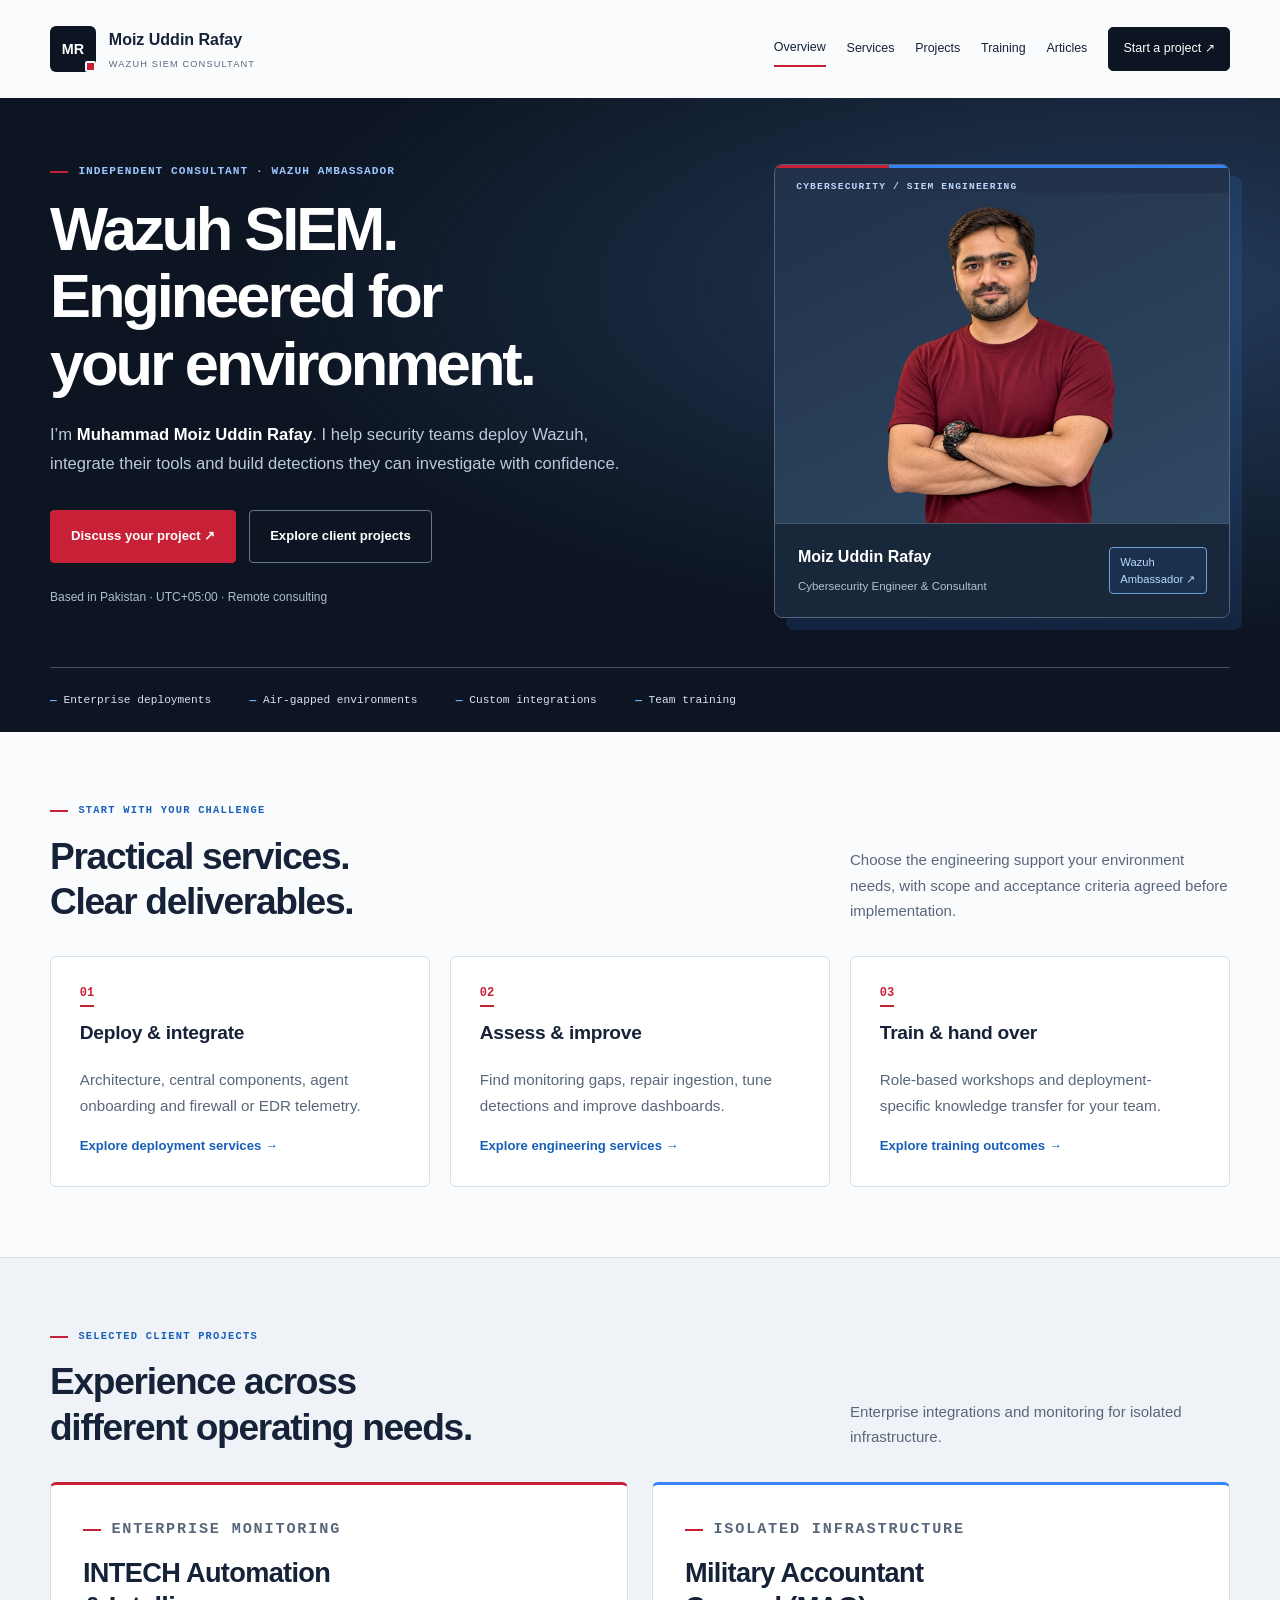
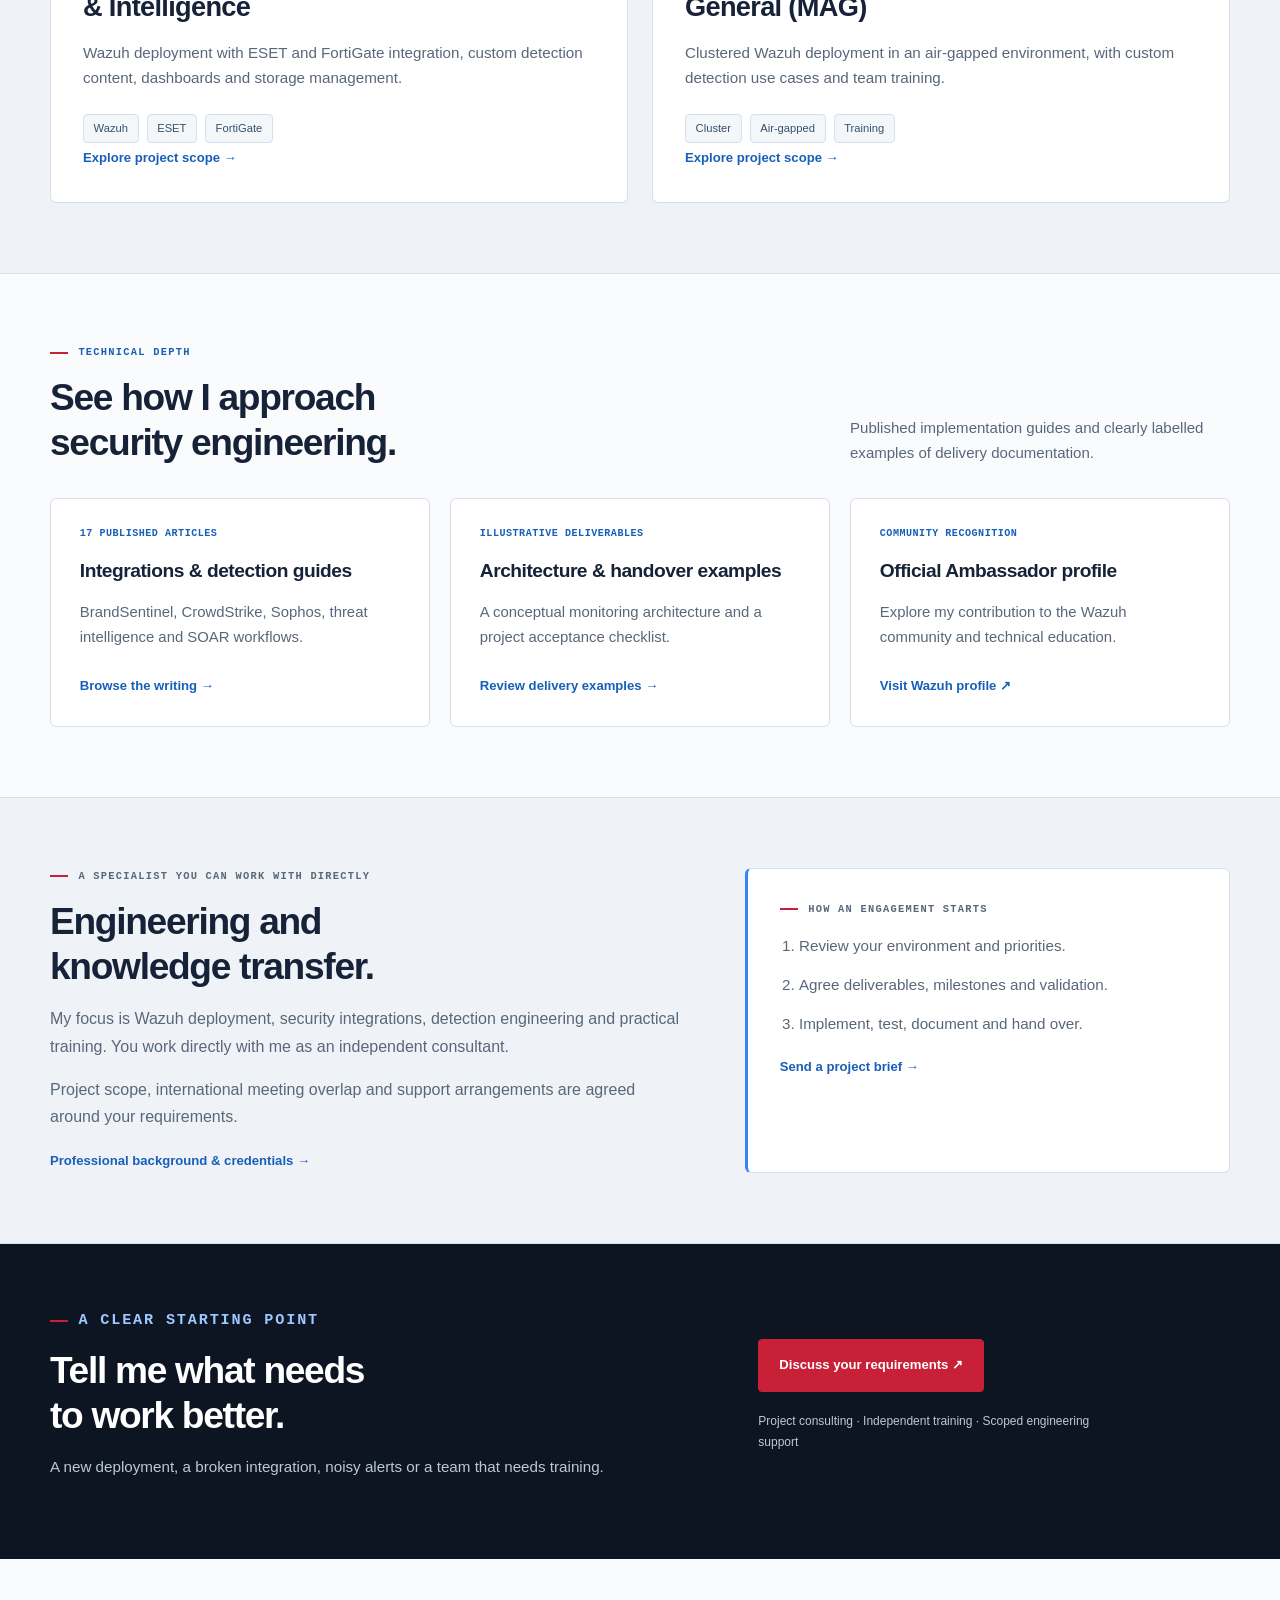
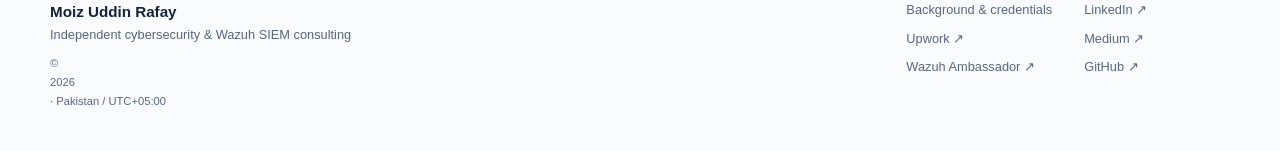
<file: index.html>
<!doctype html><html lang="en"><head><meta charset="utf-8"><meta name="viewport" content="width=device-width,initial-scale=1"><title>Wazuh SIEM Consultant | Moiz Uddin Rafay</title><meta name="description" content="Independent Wazuh consulting for enterprise deployments, air-gapped environments, security integrations, detection engineering and team training."><meta name="theme-color" content="#0d1522"><meta property="og:title" content="Wazuh SIEM Consultant | Moiz Uddin Rafay"><meta property="og:description" content="Independent Wazuh consulting for enterprise deployments, air-gapped environments, security integrations, detection engineering and team training."><meta property="og:type" content="website"><link rel="icon" href="assets/favicon.svg" type="image/svg+xml"><link rel="stylesheet" href="style.css?v=client-20261004"><link rel="stylesheet" href="theme.css?v=client-20261004"></head><body><a class="skip" href="#main">Skip to content</a><header class="site-header wrap"><a class="brand" href="index.html"><span class="monogram">MR<span></span></span><span class="brand-name">Moiz Uddin Rafay<small>WAZUH SIEM CONSULTANT</small></span></a><nav aria-label="Main navigation"><a href="index.html" aria-current="page">Overview</a><a href="services.html">Services</a><a href="case-studies.html">Projects</a><a href="training.html">Training</a><a href="articles.html">Articles</a><a class="nav-contact" href="contact.html">Start a project ↗</a></nav></header><main id="main"><section class="hero"><div class="wrap"><div class="hero-grid"><div><p class="eyebrow">Independent consultant · Wazuh Ambassador</p><h1>Wazuh SIEM.<br><span>Engineered for<br>your environment.</span></h1><p class="hero-intro">I’m <strong>Muhammad Moiz Uddin Rafay</strong>. I help security teams deploy Wazuh, integrate their tools and build detections they can investigate with confidence.</p><div class="actions"><a class="button" href="contact.html">Discuss your project ↗</a><a class="button secondary" href="case-studies.html">Explore client projects</a></div><p class="hero-location">Based in Pakistan · UTC+05:00 · Remote consulting</p></div><div class="portrait-card"><div class="portrait-overline">CYBERSECURITY / SIEM ENGINEERING</div><img src="assets/moiz-rafay.webp" width="1000" height="1000" alt="Muhammad Moiz Uddin Rafay" fetchpriority="high"><div class="portrait-caption"><div><strong>Moiz Uddin Rafay</strong><span>Cybersecurity Engineer & Consultant</span></div><a class="ambassador-label" href="https://wazuh.com/ambassadors/muhammad-moiz-ud-din-rafay/">Wazuh<br>Ambassador ↗</a></div></div></div><div class="hero-note"><span>Enterprise deployments</span><span>Air-gapped environments</span><span>Custom integrations</span><span>Team training</span></div></div></section><section class="section"><div class="wrap"><div class="section-head"><div><p class="eyebrow">Start with your challenge</p><h2>Practical services.<br>Clear deliverables.</h2></div><p>Choose the engineering support your environment needs, with scope and acceptance criteria agreed before implementation.</p></div><div class="services"><article class="card"><span class="service-symbol">01</span><h3>Deploy & integrate</h3><p>Architecture, central components, agent onboarding and firewall or EDR telemetry.</p><a class="link" href="services.html#engineering">Explore deployment services →</a></article><article class="card"><span class="service-symbol">02</span><h3>Assess & improve</h3><p>Find monitoring gaps, repair ingestion, tune detections and improve dashboards.</p><a class="link" href="services.html#engineering">Explore engineering services →</a></article><article class="card"><span class="service-symbol">03</span><h3>Train & hand over</h3><p>Role-based workshops and deployment-specific knowledge transfer for your team.</p><a class="link" href="training.html">Explore training outcomes →</a></article></div></div></section><section id="work" class="section soft"><div class="wrap"><div class="section-head"><div><p class="eyebrow">Selected client projects</p><h2>Experience across<br>different operating needs.</h2></div><p>Enterprise integrations and monitoring for isolated infrastructure.</p></div><div class="client-grid"><article class="client-project"><p class="eyebrow">Enterprise monitoring</p><h3>INTECH Automation<br>& Intelligence</h3><p>Wazuh deployment with ESET and FortiGate integration, custom detection content, dashboards and storage management.</p><div class="skill-tags"><span>Wazuh</span><span>ESET</span><span>FortiGate</span></div><a class="link" href="case-studies.html#intech">Explore project scope →</a></article><article class="client-project"><p class="eyebrow">Isolated infrastructure</p><h3>Military Accountant<br>General (MAG)</h3><p>Clustered Wazuh deployment in an air-gapped environment, with custom detection use cases and team training.</p><div class="skill-tags"><span>Cluster</span><span>Air-gapped</span><span>Training</span></div><a class="link" href="case-studies.html#mag">Explore project scope →</a></article></div></div></section><section class="section"><div class="wrap"><div class="section-head"><div><p class="eyebrow">Technical depth</p><h2>See how I approach<br>security engineering.</h2></div><p>Published implementation guides and clearly labelled examples of delivery documentation.</p></div><div class="proof-grid"><a class="proof-card" href="articles.html"><span class="proof-tag">17 published articles</span><h3>Integrations & detection guides</h3><p>BrandSentinel, CrowdStrike, Sophos, threat intelligence and SOAR workflows.</p><span class="link">Browse the writing →</span></a><a class="proof-card" href="delivery.html"><span class="proof-tag">Illustrative deliverables</span><h3>Architecture & handover examples</h3><p>A conceptual monitoring architecture and a project acceptance checklist.</p><span class="link">Review delivery examples →</span></a><a class="proof-card" href="https://wazuh.com/ambassadors/muhammad-moiz-ud-din-rafay/"><span class="proof-tag">Community recognition</span><h3>Official Ambassador profile</h3><p>Explore my contribution to the Wazuh community and technical education.</p><span class="link">Visit Wazuh profile ↗</span></a></div></div></section><section class="section soft"><div class="wrap about-grid"><div><p class="eyebrow">A specialist you can work with directly</p><h2>Engineering and<br>knowledge transfer.</h2><p>My focus is Wazuh deployment, security integrations, detection engineering and practical training. You work directly with me as an independent consultant.</p><p>Project scope, international meeting overlap and support arrangements are agreed around your requirements.</p><a class="link" href="profile.html">Professional background & credentials →</a></div><aside class="engagement-panel"><p class="eyebrow">How an engagement starts</p><ol><li>Review your environment and priorities.</li><li>Agree deliverables, milestones and validation.</li><li>Implement, test, document and hand over.</li></ol><a class="link" href="contact.html">Send a project brief →</a></aside></div></section><section class="closing"><div class="wrap closing-grid"><div><p class="eyebrow">A clear starting point</p><h2>Tell me what needs<br>to work better.</h2><p>A new deployment, a broken integration, noisy alerts or a team that needs training.</p></div><div><a class="button" href="contact.html">Discuss your requirements ↗</a><p class="small">Project consulting · Independent training · Scoped engineering support</p></div></div></section></main><footer class="wrap site-footer"><div><strong>Moiz Uddin Rafay</strong><span>Independent cybersecurity & Wazuh SIEM consulting</span><small>© <span data-year>2026</span> · Pakistan / UTC+05:00</small></div><div class="footer-links"><a href="profile.html">Background & credentials</a><a href="https://linkedin.com/in/moizuddinrafay">LinkedIn ↗</a><a href="https://www.upwork.com/freelancers/~01a6d8c113b2957d8a">Upwork ↗</a><a href="https://medium.com/@moizuddinrafay">Medium ↗</a><a href="https://wazuh.com/ambassadors/muhammad-moiz-ud-din-rafay/">Wazuh Ambassador ↗</a><a href="https://github.com/moizuddinrafay">GitHub ↗</a></div></footer><script src="script.js"></script></body></html>
</file>
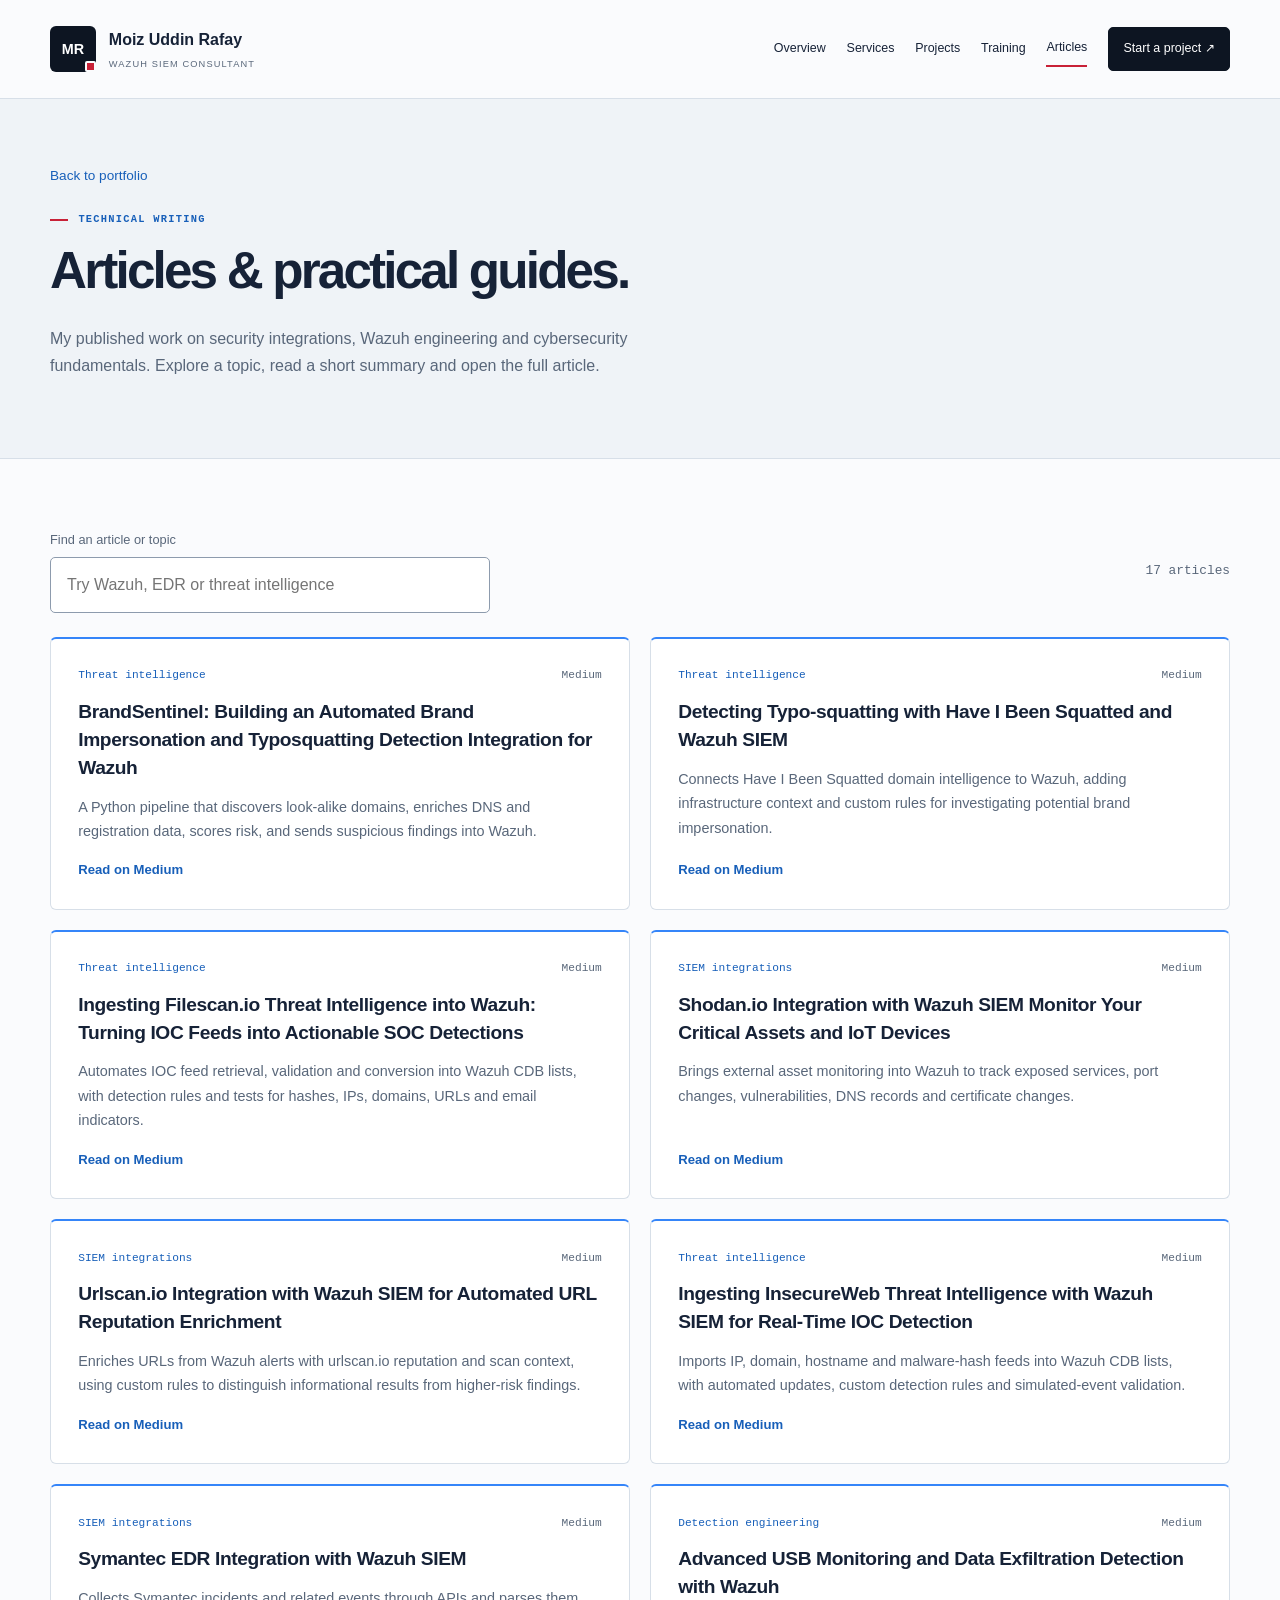
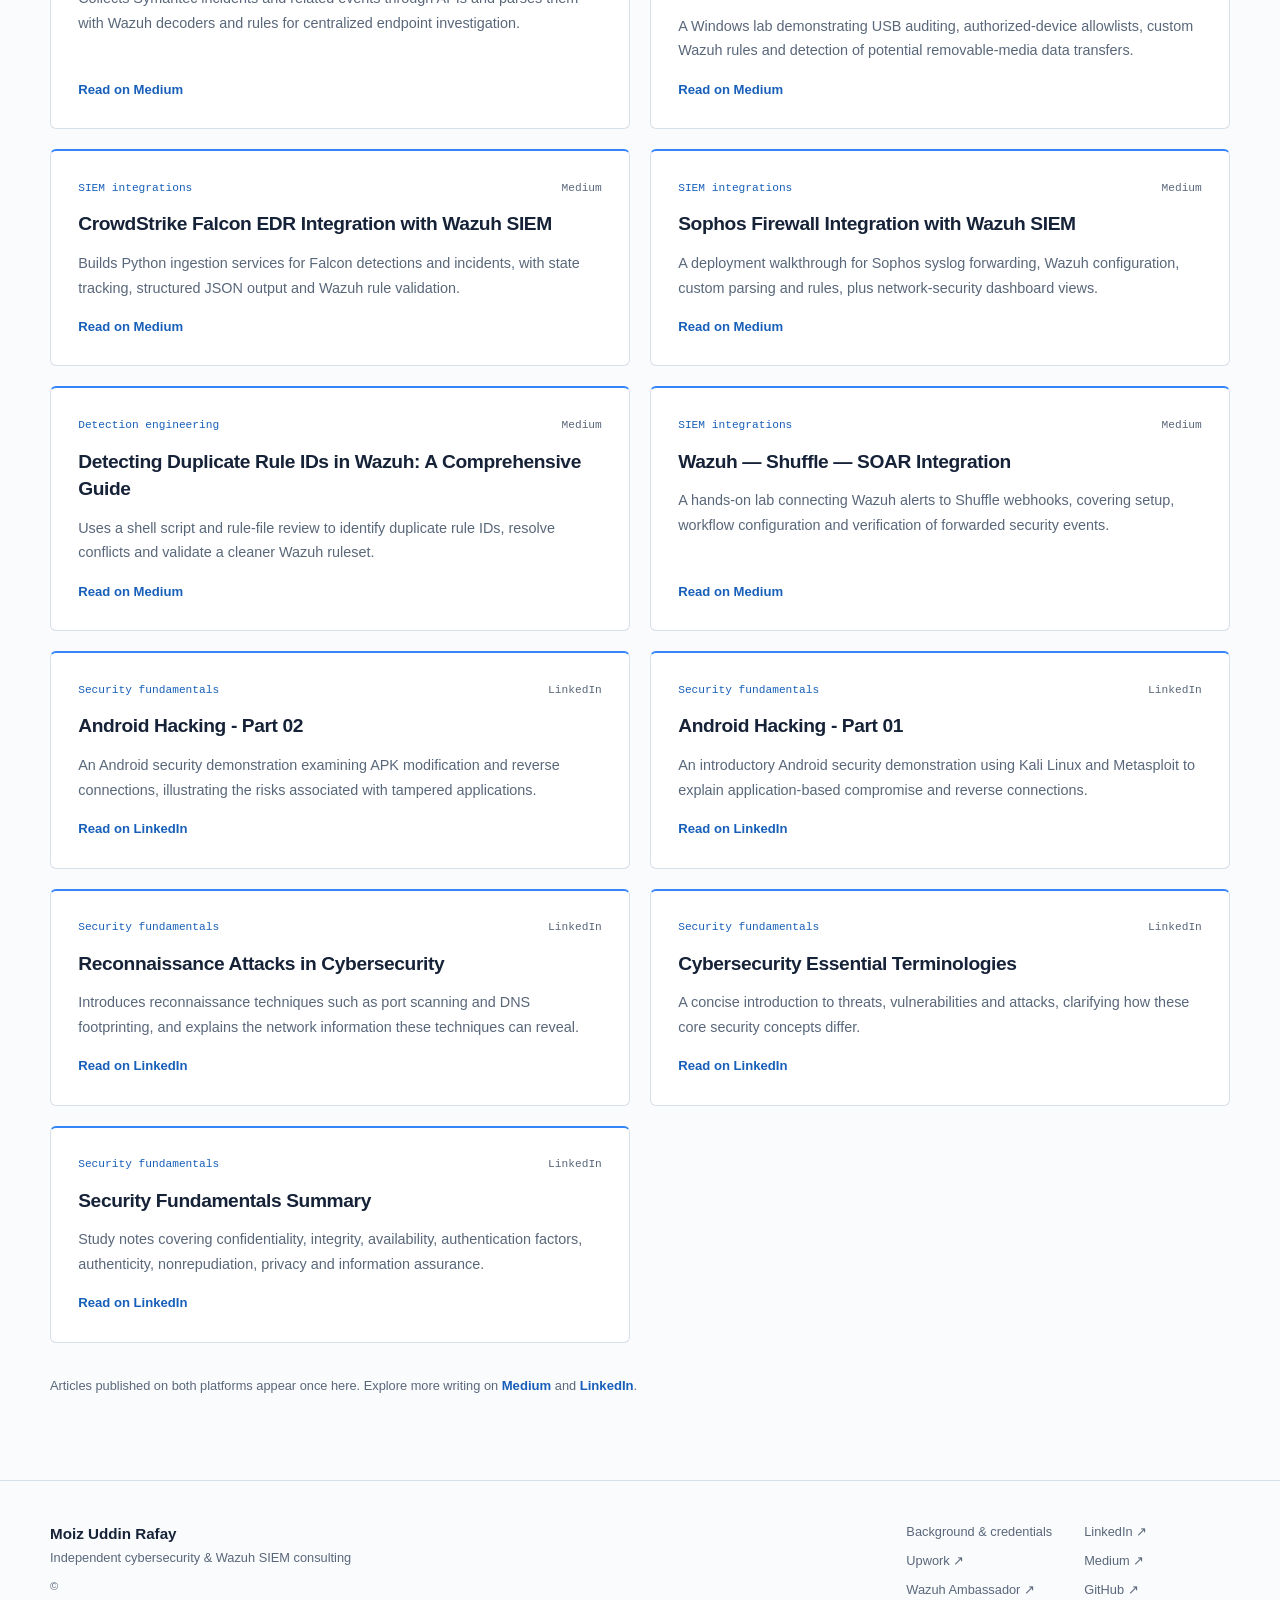
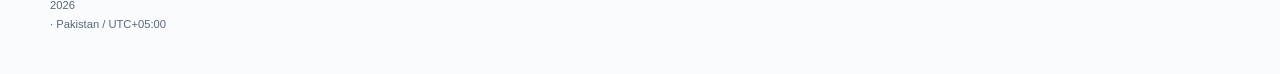
<file: articles.html>
<!doctype html><html lang="en"><head><meta charset="utf-8"><meta name="viewport" content="width=device-width,initial-scale=1"><title>Technical Articles | Moiz Uddin Rafay</title><meta name="description" content="17 practical guides covering Wazuh integrations, detection engineering, threat intelligence and security fundamentals."><meta name="theme-color" content="#0d1522"><meta property="og:title" content="Technical Articles | Moiz Uddin Rafay"><meta property="og:description" content="17 practical guides covering Wazuh integrations, detection engineering, threat intelligence and security fundamentals."><meta property="og:type" content="website"><link rel="icon" href="assets/favicon.svg" type="image/svg+xml"><link rel="stylesheet" href="style.css?v=client-20261004"><link rel="stylesheet" href="theme.css?v=client-20261004"></head><body><a class="skip" href="#main">Skip to content</a><header class="site-header wrap"><a class="brand" href="index.html"><span class="monogram">MR<span></span></span><span class="brand-name">Moiz Uddin Rafay<small>WAZUH SIEM CONSULTANT</small></span></a><nav aria-label="Main navigation"><a href="index.html">Overview</a><a href="services.html">Services</a><a href="case-studies.html">Projects</a><a href="training.html">Training</a><a href="articles.html" aria-current="page">Articles</a><a class="nav-contact" href="contact.html">Start a project ↗</a></nav></header><main id="main"><section class="article-hero"><div class="wrap"><a class="back-link" href="index.html">Back to portfolio</a><p class="eyebrow">Technical writing</p><h1>Articles & practical guides.</h1><p>My published work on security integrations, Wazuh engineering and cybersecurity fundamentals. Explore a topic, read a short summary and open the full article.</p></div></section><section class="section"><div class="wrap"><div class="article-tools"><div class="search-field"><label for="article-search">Find an article or topic</label><input id="article-search" type="search" placeholder="Try Wazuh, EDR or threat intelligence" autocomplete="off"></div><p id="article-count" class="article-count" role="status" aria-live="polite">17 articles</p></div><div class="article-grid"><article class="article-card"><div class="article-meta"><span>Threat intelligence</span><span>Medium</span></div><h2>BrandSentinel: Building an Automated Brand Impersonation and Typosquatting Detection Integration for Wazuh</h2><p>A Python pipeline that discovers look-alike domains, enriches DNS and registration data, scores risk, and sends suspicious findings into Wazuh.</p><a class="link" href="https://moizuddinrafay.medium.com/brandsentinel-building-an-automated-brand-impersonation-and-typosquatting-detection-integration-59d1b79fe657" aria-label="Read BrandSentinel: Building an Automated Brand Impersonation and Typosquatting Detection Integration for Wazuh on Medium">Read on Medium</a></article>
<article class="article-card"><div class="article-meta"><span>Threat intelligence</span><span>Medium</span></div><h2>Detecting Typo-squatting with Have I Been Squatted and Wazuh SIEM</h2><p>Connects Have I Been Squatted domain intelligence to Wazuh, adding infrastructure context and custom rules for investigating potential brand impersonation.</p><a class="link" href="https://moizuddinrafay.medium.com/detecting-typo-squatting-with-have-i-been-squatted-and-wazuh-siem-20140dae2206" aria-label="Read Detecting Typo-squatting with Have I Been Squatted and Wazuh SIEM on Medium">Read on Medium</a></article>
<article class="article-card"><div class="article-meta"><span>Threat intelligence</span><span>Medium</span></div><h2>Ingesting Filescan.io Threat Intelligence into Wazuh: Turning IOC Feeds into Actionable SOC Detections</h2><p>Automates IOC feed retrieval, validation and conversion into Wazuh CDB lists, with detection rules and tests for hashes, IPs, domains, URLs and email indicators.</p><a class="link" href="https://moizuddinrafay.medium.com/ingesting-filescan-io-da08d3cde99a" aria-label="Read Ingesting Filescan.io Threat Intelligence into Wazuh: Turning IOC Feeds into Actionable SOC Detections on Medium">Read on Medium</a></article>
<article class="article-card"><div class="article-meta"><span>SIEM integrations</span><span>Medium</span></div><h2>Shodan.io Integration with Wazuh SIEM Monitor Your Critical Assets and IoT Devices</h2><p>Brings external asset monitoring into Wazuh to track exposed services, port changes, vulnerabilities, DNS records and certificate changes.</p><a class="link" href="https://moizuddinrafay.medium.com/shodan-io-integration-with-wazuh-siem-monitor-your-critical-assets-and-iot-devices-91aec085e9dc" aria-label="Read Shodan.io Integration with Wazuh SIEM Monitor Your Critical Assets and IoT Devices on Medium">Read on Medium</a></article>
<article class="article-card"><div class="article-meta"><span>SIEM integrations</span><span>Medium</span></div><h2>Urlscan.io Integration with Wazuh SIEM for Automated URL Reputation Enrichment</h2><p>Enriches URLs from Wazuh alerts with urlscan.io reputation and scan context, using custom rules to distinguish informational results from higher-risk findings.</p><a class="link" href="https://moizuddinrafay.medium.com/urlscan-io-integration-with-wazuh-siem-for-automated-url-reputation-enrichment-889321269c77" aria-label="Read Urlscan.io Integration with Wazuh SIEM for Automated URL Reputation Enrichment on Medium">Read on Medium</a></article>
<article class="article-card"><div class="article-meta"><span>Threat intelligence</span><span>Medium</span></div><h2>Ingesting InsecureWeb Threat Intelligence with Wazuh SIEM for Real-Time IOC Detection</h2><p>Imports IP, domain, hostname and malware-hash feeds into Wazuh CDB lists, with automated updates, custom detection rules and simulated-event validation.</p><a class="link" href="https://moizuddinrafay.medium.com/ingesting-insecureweb-threat-intelligence-with-wazuh-siem-for-real-time-ioc-detection-5e9fc89bf382" aria-label="Read Ingesting InsecureWeb Threat Intelligence with Wazuh SIEM for Real-Time IOC Detection on Medium">Read on Medium</a></article>
<article class="article-card"><div class="article-meta"><span>SIEM integrations</span><span>Medium</span></div><h2>Symantec EDR Integration with Wazuh SIEM</h2><p>Collects Symantec incidents and related events through APIs and parses them with Wazuh decoders and rules for centralized endpoint investigation.</p><a class="link" href="https://moizuddinrafay.medium.com/symantec-edr-integration-with-wazuh-siem-90d63d24f03b" aria-label="Read Symantec EDR Integration with Wazuh SIEM on Medium">Read on Medium</a></article>
<article class="article-card"><div class="article-meta"><span>Detection engineering</span><span>Medium</span></div><h2>Advanced USB Monitoring and Data Exfiltration Detection with Wazuh</h2><p>A Windows lab demonstrating USB auditing, authorized-device allowlists, custom Wazuh rules and detection of potential removable-media data transfers.</p><a class="link" href="https://moizuddinrafay.medium.com/advanced-usb-monitoring-and-data-exfiltration-detection-with-wazuh-4a18ab8071d8" aria-label="Read Advanced USB Monitoring and Data Exfiltration Detection with Wazuh on Medium">Read on Medium</a></article>
<article class="article-card"><div class="article-meta"><span>SIEM integrations</span><span>Medium</span></div><h2>CrowdStrike Falcon EDR Integration with Wazuh SIEM</h2><p>Builds Python ingestion services for Falcon detections and incidents, with state tracking, structured JSON output and Wazuh rule validation.</p><a class="link" href="https://moizuddinrafay.medium.com/crowdstrike-falcon-edr-integration-with-wazuh-siem-a09bfdbc76fd" aria-label="Read CrowdStrike Falcon EDR Integration with Wazuh SIEM on Medium">Read on Medium</a></article>
<article class="article-card"><div class="article-meta"><span>SIEM integrations</span><span>Medium</span></div><h2>Sophos Firewall Integration with Wazuh SIEM</h2><p>A deployment walkthrough for Sophos syslog forwarding, Wazuh configuration, custom parsing and rules, plus network-security dashboard views.</p><a class="link" href="https://moizuddinrafay.medium.com/sophos-firewall-integration-with-wazuh-siem-49fbda67f73b" aria-label="Read Sophos Firewall Integration with Wazuh SIEM on Medium">Read on Medium</a></article>
<article class="article-card"><div class="article-meta"><span>Detection engineering</span><span>Medium</span></div><h2>Detecting Duplicate Rule IDs in Wazuh: A Comprehensive Guide</h2><p>Uses a shell script and rule-file review to identify duplicate rule IDs, resolve conflicts and validate a cleaner Wazuh ruleset.</p><a class="link" href="https://moizuddinrafay.medium.com/detecting-duplicate-rule-ids-in-wazuh-a-comprehensive-guide-55c1bbef27b6" aria-label="Read Detecting Duplicate Rule IDs in Wazuh: A Comprehensive Guide on Medium">Read on Medium</a></article>
<article class="article-card"><div class="article-meta"><span>SIEM integrations</span><span>Medium</span></div><h2>Wazuh — Shuffle — SOAR Integration</h2><p>A hands-on lab connecting Wazuh alerts to Shuffle webhooks, covering setup, workflow configuration and verification of forwarded security events.</p><a class="link" href="https://medium.com/@moizuddinrafay/wazuh-shuffle-soar-integration-f442afaba1c6?sharedUserId=moizuddinrafay" aria-label="Read Wazuh — Shuffle — SOAR Integration on Medium">Read on Medium</a></article>
<article class="article-card"><div class="article-meta"><span>Security fundamentals</span><span>LinkedIn</span></div><h2>Android Hacking - Part 02</h2><p>An Android security demonstration examining APK modification and reverse connections, illustrating the risks associated with tampered applications.</p><a class="link" href="https://www.linkedin.com/pulse/android-hacking-part-02-muhammad-moizuddin-rafay" aria-label="Read Android Hacking - Part 02 on LinkedIn">Read on LinkedIn</a></article>
<article class="article-card"><div class="article-meta"><span>Security fundamentals</span><span>LinkedIn</span></div><h2>Android Hacking - Part 01</h2><p>An introductory Android security demonstration using Kali Linux and Metasploit to explain application-based compromise and reverse connections.</p><a class="link" href="https://www.linkedin.com/pulse/android-hacking-part-01-muhammad-moizuddin-rafay" aria-label="Read Android Hacking - Part 01 on LinkedIn">Read on LinkedIn</a></article>
<article class="article-card"><div class="article-meta"><span>Security fundamentals</span><span>LinkedIn</span></div><h2>Reconnaissance Attacks in Cybersecurity</h2><p>Introduces reconnaissance techniques such as port scanning and DNS footprinting, and explains the network information these techniques can reveal.</p><a class="link" href="https://www.linkedin.com/pulse/reconnaissance-attacks-cybersecurity-muhammad-moizuddin-rafay" aria-label="Read Reconnaissance Attacks in Cybersecurity on LinkedIn">Read on LinkedIn</a></article>
<article class="article-card"><div class="article-meta"><span>Security fundamentals</span><span>LinkedIn</span></div><h2>Cybersecurity Essential Terminologies</h2><p>A concise introduction to threats, vulnerabilities and attacks, clarifying how these core security concepts differ.</p><a class="link" href="https://www.linkedin.com/pulse/cybersecurity-essential-terminologies-muhammad-moizuddin-rafay" aria-label="Read Cybersecurity Essential Terminologies on LinkedIn">Read on LinkedIn</a></article>
<article class="article-card"><div class="article-meta"><span>Security fundamentals</span><span>LinkedIn</span></div><h2>Security Fundamentals Summary</h2><p>Study notes covering confidentiality, integrity, availability, authentication factors, authenticity, nonrepudiation, privacy and information assurance.</p><a class="link" href="https://www.linkedin.com/pulse/security-fundamentals-summary-muhammad-moizuddin-rafay" aria-label="Read Security Fundamentals Summary on LinkedIn">Read on LinkedIn</a></article></div><p id="no-results" class="empty" hidden>No articles match your search. Try another keyword.</p><p class="article-footnote">Articles published on both platforms appear once here. Explore more writing on <a class="link" href="https://moizuddinrafay.medium.com/">Medium</a> and <a class="link" href="https://linkedin.com/in/moizuddinrafay">LinkedIn</a>.</p></div></section></main><footer class="wrap site-footer"><div><strong>Moiz Uddin Rafay</strong><span>Independent cybersecurity & Wazuh SIEM consulting</span><small>© <span data-year>2026</span> · Pakistan / UTC+05:00</small></div><div class="footer-links"><a href="profile.html">Background & credentials</a><a href="https://linkedin.com/in/moizuddinrafay">LinkedIn ↗</a><a href="https://www.upwork.com/freelancers/~01a6d8c113b2957d8a">Upwork ↗</a><a href="https://medium.com/@moizuddinrafay">Medium ↗</a><a href="https://wazuh.com/ambassadors/muhammad-moiz-ud-din-rafay/">Wazuh Ambassador ↗</a><a href="https://github.com/moizuddinrafay">GitHub ↗</a></div></footer><script src="script.js"></script></body></html>
</file>
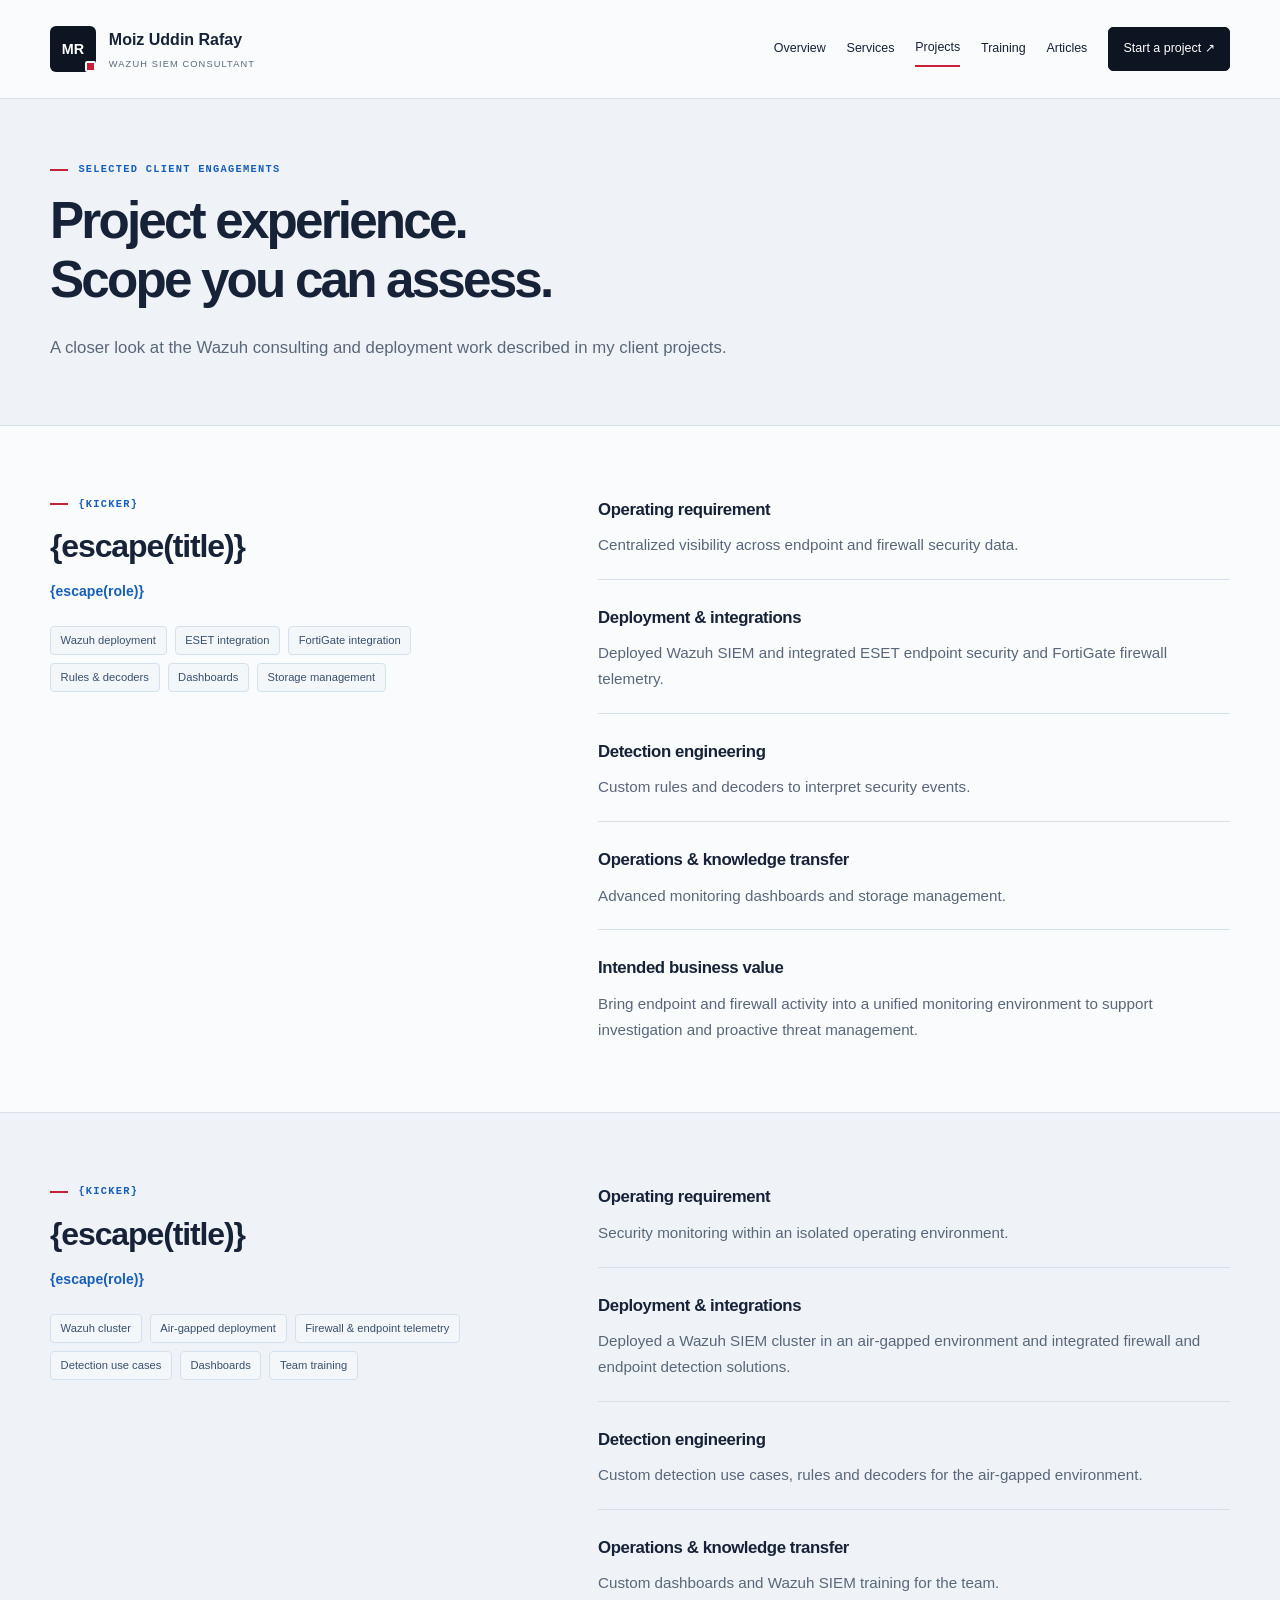
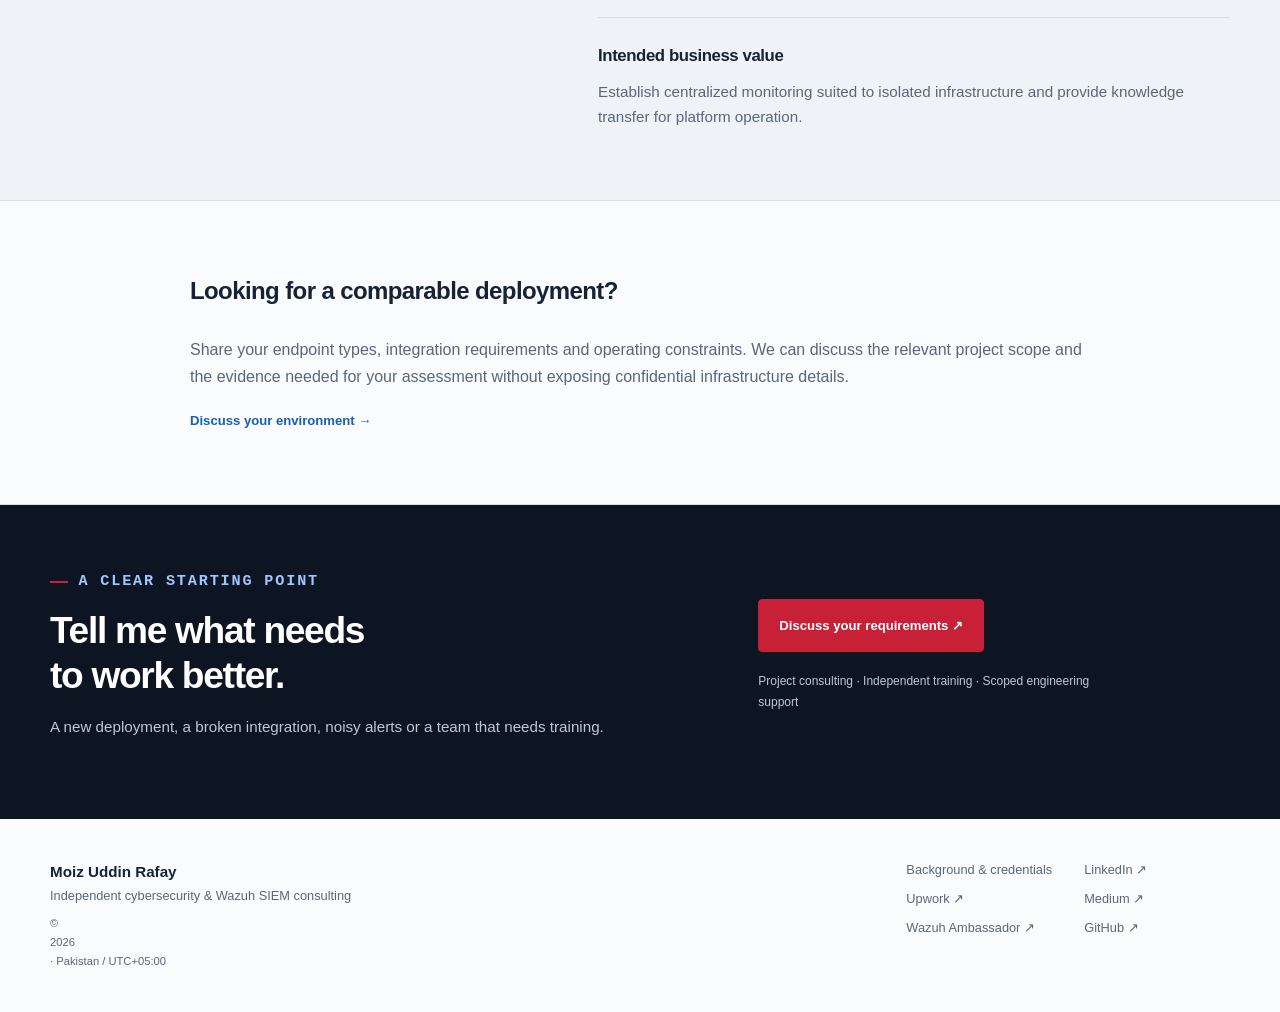
<file: case-studies.html>
<!doctype html><html lang="en"><head><meta charset="utf-8"><meta name="viewport" content="width=device-width,initial-scale=1"><title>Client Project Experience | Moiz Uddin Rafay</title><meta name="description" content="Wazuh project scope: enterprise ESET and FortiGate integration at INTECH, and an air-gapped cluster deployment and training at MAG."><meta name="theme-color" content="#0d1522"><meta property="og:title" content="Client Project Experience | Moiz Uddin Rafay"><meta property="og:description" content="Wazuh project scope: enterprise ESET and FortiGate integration at INTECH, and an air-gapped cluster deployment and training at MAG."><meta property="og:type" content="website"><link rel="icon" href="assets/favicon.svg" type="image/svg+xml"><link rel="stylesheet" href="style.css?v=client-20261004"><link rel="stylesheet" href="theme.css?v=client-20261004"></head><body><a class="skip" href="#main">Skip to content</a><header class="site-header wrap"><a class="brand" href="index.html"><span class="monogram">MR<span></span></span><span class="brand-name">Moiz Uddin Rafay<small>WAZUH SIEM CONSULTANT</small></span></a><nav aria-label="Main navigation"><a href="index.html">Overview</a><a href="services.html">Services</a><a href="case-studies.html" aria-current="page">Projects</a><a href="training.html">Training</a><a href="articles.html">Articles</a><a class="nav-contact" href="contact.html">Start a project ↗</a></nav></header><main id="main"><section class="page-intro"><div class="wrap"><p class="eyebrow">Selected client engagements</p><h1>Project experience.<br>Scope you can assess.</h1><p class="lead">A closer look at the Wazuh consulting and deployment work described in my client projects.</p></div></section><section id="intech" class="section "><div class="wrap case-layout"><div class="case-sidebar"><p class="eyebrow">{kicker}</p><h2>{escape(title)}</h2><p class="case-role">{escape(role)}</p><div class="skill-tags"><span>Wazuh deployment</span><span>ESET integration</span><span>FortiGate integration</span><span>Rules &amp; decoders</span><span>Dashboards</span><span>Storage management</span></div></div><div class="case-content"><div class="case-block"><h3>Operating requirement</h3><p>Centralized visibility across endpoint and firewall security data.</p></div><div class="case-block"><h3>Deployment & integrations</h3><p>Deployed Wazuh SIEM and integrated ESET endpoint security and FortiGate firewall telemetry.</p></div><div class="case-block"><h3>Detection engineering</h3><p>Custom rules and decoders to interpret security events.</p></div><div class="case-block"><h3>Operations & knowledge transfer</h3><p>Advanced monitoring dashboards and storage management.</p></div><div class="case-block"><h3>Intended business value</h3><p>Bring endpoint and firewall activity into a unified monitoring environment to support investigation and proactive threat management.</p></div></div></div></section><section id="mag" class="section soft"><div class="wrap case-layout"><div class="case-sidebar"><p class="eyebrow">{kicker}</p><h2>{escape(title)}</h2><p class="case-role">{escape(role)}</p><div class="skill-tags"><span>Wazuh cluster</span><span>Air-gapped deployment</span><span>Firewall &amp; endpoint telemetry</span><span>Detection use cases</span><span>Dashboards</span><span>Team training</span></div></div><div class="case-content"><div class="case-block"><h3>Operating requirement</h3><p>Security monitoring within an isolated operating environment.</p></div><div class="case-block"><h3>Deployment & integrations</h3><p>Deployed a Wazuh SIEM cluster in an air-gapped environment and integrated firewall and endpoint detection solutions.</p></div><div class="case-block"><h3>Detection engineering</h3><p>Custom detection use cases, rules and decoders for the air-gapped environment.</p></div><div class="case-block"><h3>Operations & knowledge transfer</h3><p>Custom dashboards and Wazuh SIEM training for the team.</p></div><div class="case-block"><h3>Intended business value</h3><p>Establish centralized monitoring suited to isolated infrastructure and provide knowledge transfer for platform operation.</p></div></div></div></section><section class="section"><div class="wrap evidence-note"><h3>Looking for a comparable deployment?</h3><p>Share your endpoint types, integration requirements and operating constraints. We can discuss the relevant project scope and the evidence needed for your assessment without exposing confidential infrastructure details.</p><a class="link" href="contact.html">Discuss your environment →</a></div></section><section class="closing"><div class="wrap closing-grid"><div><p class="eyebrow">A clear starting point</p><h2>Tell me what needs<br>to work better.</h2><p>A new deployment, a broken integration, noisy alerts or a team that needs training.</p></div><div><a class="button" href="contact.html">Discuss your requirements ↗</a><p class="small">Project consulting · Independent training · Scoped engineering support</p></div></div></section></main><footer class="wrap site-footer"><div><strong>Moiz Uddin Rafay</strong><span>Independent cybersecurity & Wazuh SIEM consulting</span><small>© <span data-year>2026</span> · Pakistan / UTC+05:00</small></div><div class="footer-links"><a href="profile.html">Background & credentials</a><a href="https://linkedin.com/in/moizuddinrafay">LinkedIn ↗</a><a href="https://www.upwork.com/freelancers/~01a6d8c113b2957d8a">Upwork ↗</a><a href="https://medium.com/@moizuddinrafay">Medium ↗</a><a href="https://wazuh.com/ambassadors/muhammad-moiz-ud-din-rafay/">Wazuh Ambassador ↗</a><a href="https://github.com/moizuddinrafay">GitHub ↗</a></div></footer><script src="script.js"></script></body></html>
</file>
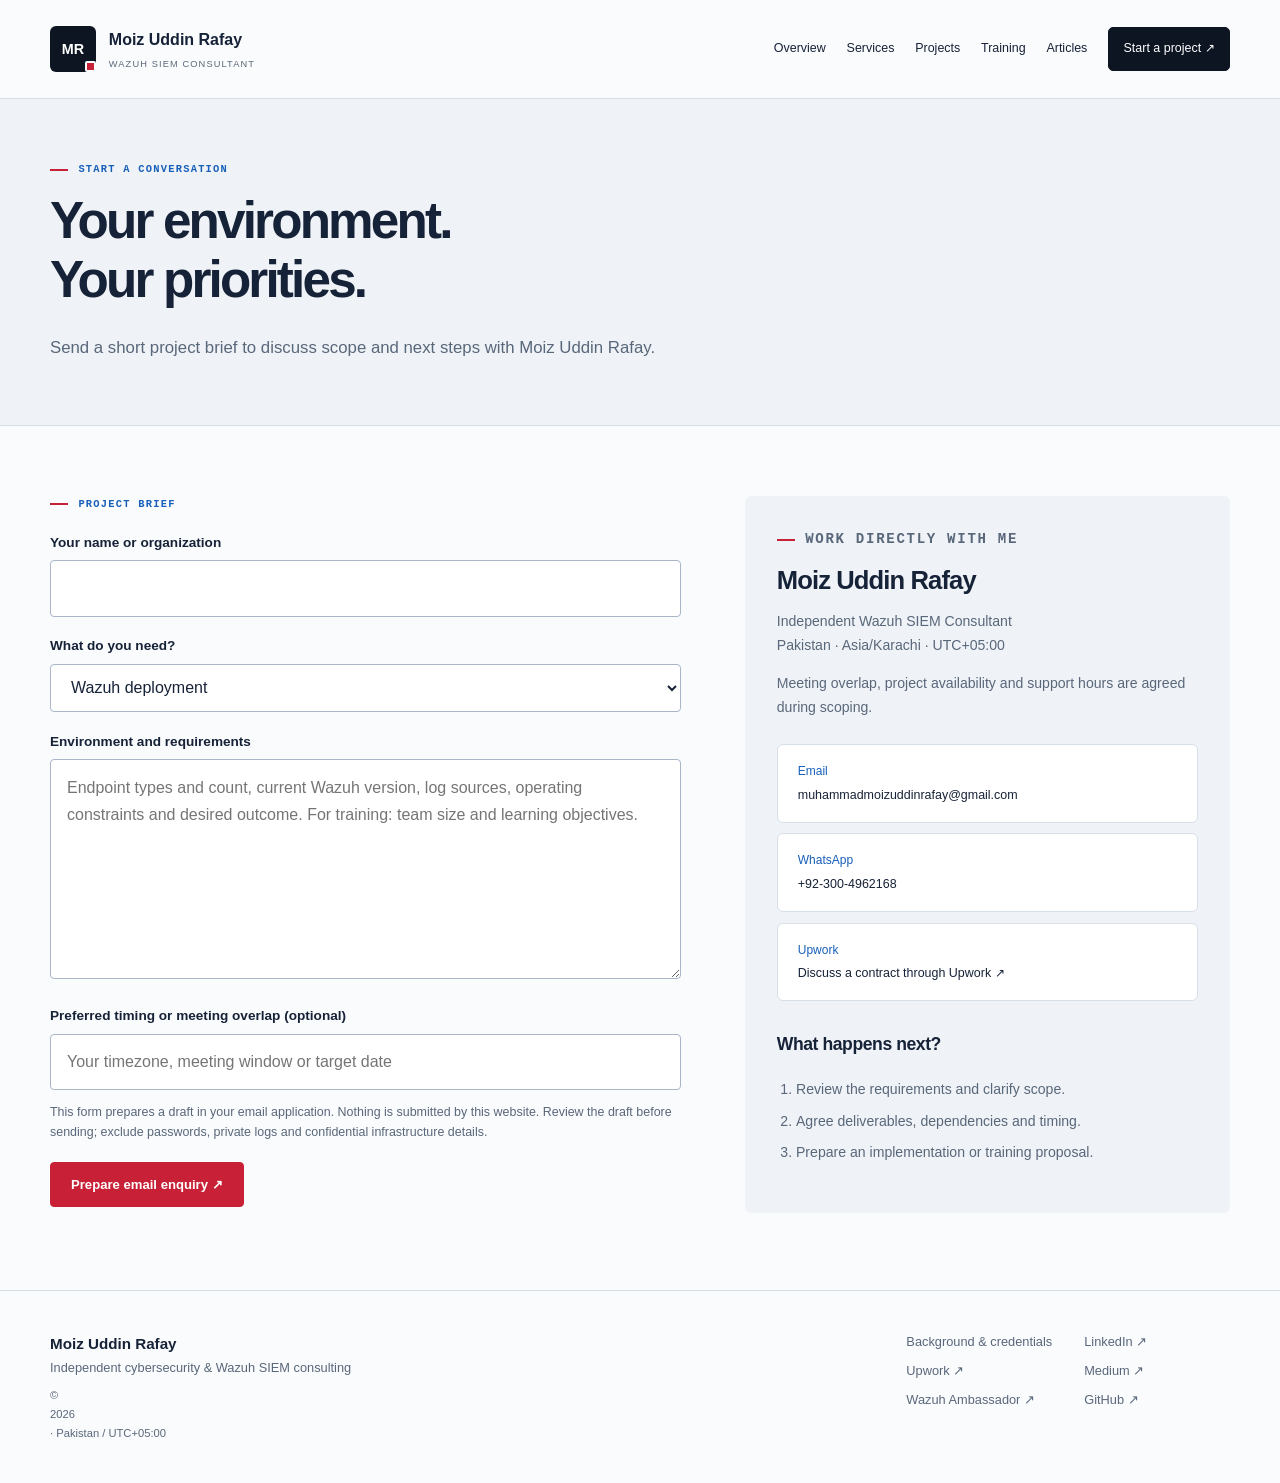
<file: contact.html>
<!doctype html><html lang="en"><head><meta charset="utf-8"><meta name="viewport" content="width=device-width,initial-scale=1"><title>Discuss Your Wazuh Project | Moiz Uddin Rafay</title><meta name="description" content="Prepare a Wazuh project or training enquiry, or contact Moiz Uddin Rafay by email, WhatsApp or Upwork."><meta name="theme-color" content="#0d1522"><meta property="og:title" content="Discuss Your Wazuh Project | Moiz Uddin Rafay"><meta property="og:description" content="Prepare a Wazuh project or training enquiry, or contact Moiz Uddin Rafay by email, WhatsApp or Upwork."><meta property="og:type" content="website"><link rel="icon" href="assets/favicon.svg" type="image/svg+xml"><link rel="stylesheet" href="style.css?v=client-20261004"><link rel="stylesheet" href="theme.css?v=client-20261004"></head><body><a class="skip" href="#main">Skip to content</a><header class="site-header wrap"><a class="brand" href="index.html"><span class="monogram">MR<span></span></span><span class="brand-name">Moiz Uddin Rafay<small>WAZUH SIEM CONSULTANT</small></span></a><nav aria-label="Main navigation"><a href="index.html">Overview</a><a href="services.html">Services</a><a href="case-studies.html">Projects</a><a href="training.html">Training</a><a href="articles.html">Articles</a><a class="nav-contact" href="contact.html">Start a project ↗</a></nav></header><main id="main"><section class="page-intro"><div class="wrap"><p class="eyebrow">Start a conversation</p><h1>Your environment.<br>Your priorities.</h1><p class="lead">Send a short project brief to discuss scope and next steps with Moiz Uddin Rafay.</p></div></section><section class="section"><div class="wrap enquiry-layout"><div><p class="eyebrow">Project brief</p><form id="enquiry-form"><label for="client-name">Your name or organization</label><input id="client-name" name="name" autocomplete="organization" required maxlength="150"><label for="service-choice">What do you need?</label><select id="service-choice" name="service"><option>Wazuh deployment</option><option>Air-gapped / cluster deployment</option><option>Integration or detection engineering</option><option>Health check / troubleshooting</option><option>Team training</option><option>Ongoing engineering support</option></select><label for="project-brief">Environment and requirements</label><textarea id="project-brief" name="brief" required maxlength="4000" rows="7" placeholder="Endpoint types and count, current Wazuh version, log sources, operating constraints and desired outcome. For training: team size and learning objectives."></textarea><label for="meeting-window">Preferred timing or meeting overlap (optional)</label><input id="meeting-window" name="timing" maxlength="200" placeholder="Your timezone, meeting window or target date"><p class="form-note">This form prepares a draft in your email application. Nothing is submitted by this website. Review the draft before sending; exclude passwords, private logs and confidential infrastructure details.</p><button class="button" type="submit">Prepare email enquiry ↗</button><p id="enquiry-status" role="status" class="form-note"></p><noscript><p>Email your brief directly to <a class="link" href="mailto:muhammadmoizuddinrafay@gmail.com">muhammadmoizuddinrafay@gmail.com</a>.</p></noscript></form></div><aside class="contact-aside"><p class="eyebrow">Work directly with me</p><h2>Moiz Uddin Rafay</h2><p>Independent Wazuh SIEM Consultant<br>Pakistan · Asia/Karachi · UTC+05:00</p><p>Meeting overlap, project availability and support hours are agreed during scoping.</p><div class="contacts"><a class="contact-link" href="mailto:muhammadmoizuddinrafay@gmail.com"><small>Email</small><strong>muhammadmoizuddinrafay@gmail.com</strong></a><a class="contact-link" href="https://wa.me/923004962168"><small>WhatsApp</small><strong>+92-300-4962168</strong></a><a class="contact-link" href="https://www.upwork.com/freelancers/~01a6d8c113b2957d8a"><small>Upwork</small><strong>Discuss a contract through Upwork ↗</strong></a></div><h3>What happens next?</h3><ol><li>Review the requirements and clarify scope.</li><li>Agree deliverables, dependencies and timing.</li><li>Prepare an implementation or training proposal.</li></ol></aside></div></section></main><footer class="wrap site-footer"><div><strong>Moiz Uddin Rafay</strong><span>Independent cybersecurity & Wazuh SIEM consulting</span><small>© <span data-year>2026</span> · Pakistan / UTC+05:00</small></div><div class="footer-links"><a href="profile.html">Background & credentials</a><a href="https://linkedin.com/in/moizuddinrafay">LinkedIn ↗</a><a href="https://www.upwork.com/freelancers/~01a6d8c113b2957d8a">Upwork ↗</a><a href="https://medium.com/@moizuddinrafay">Medium ↗</a><a href="https://wazuh.com/ambassadors/muhammad-moiz-ud-din-rafay/">Wazuh Ambassador ↗</a><a href="https://github.com/moizuddinrafay">GitHub ↗</a></div></footer><script src="script.js"></script></body></html>
</file>
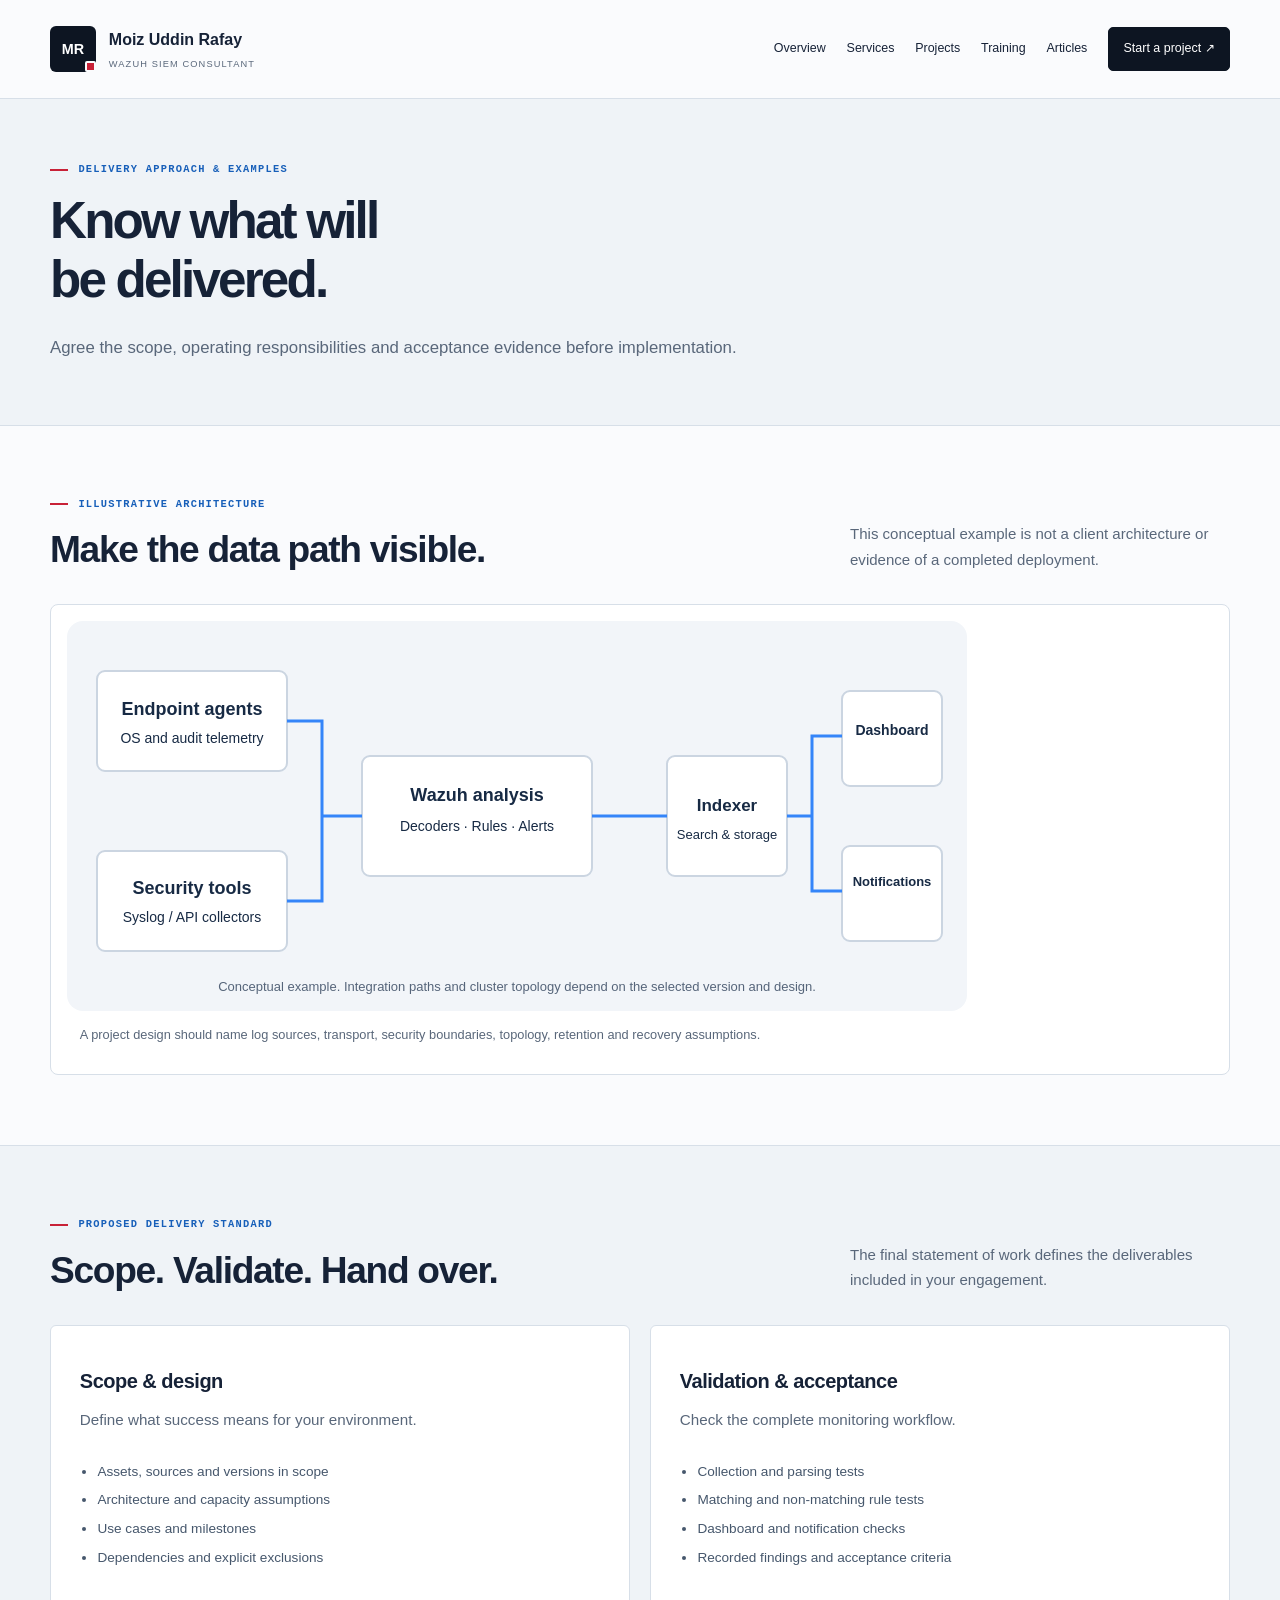
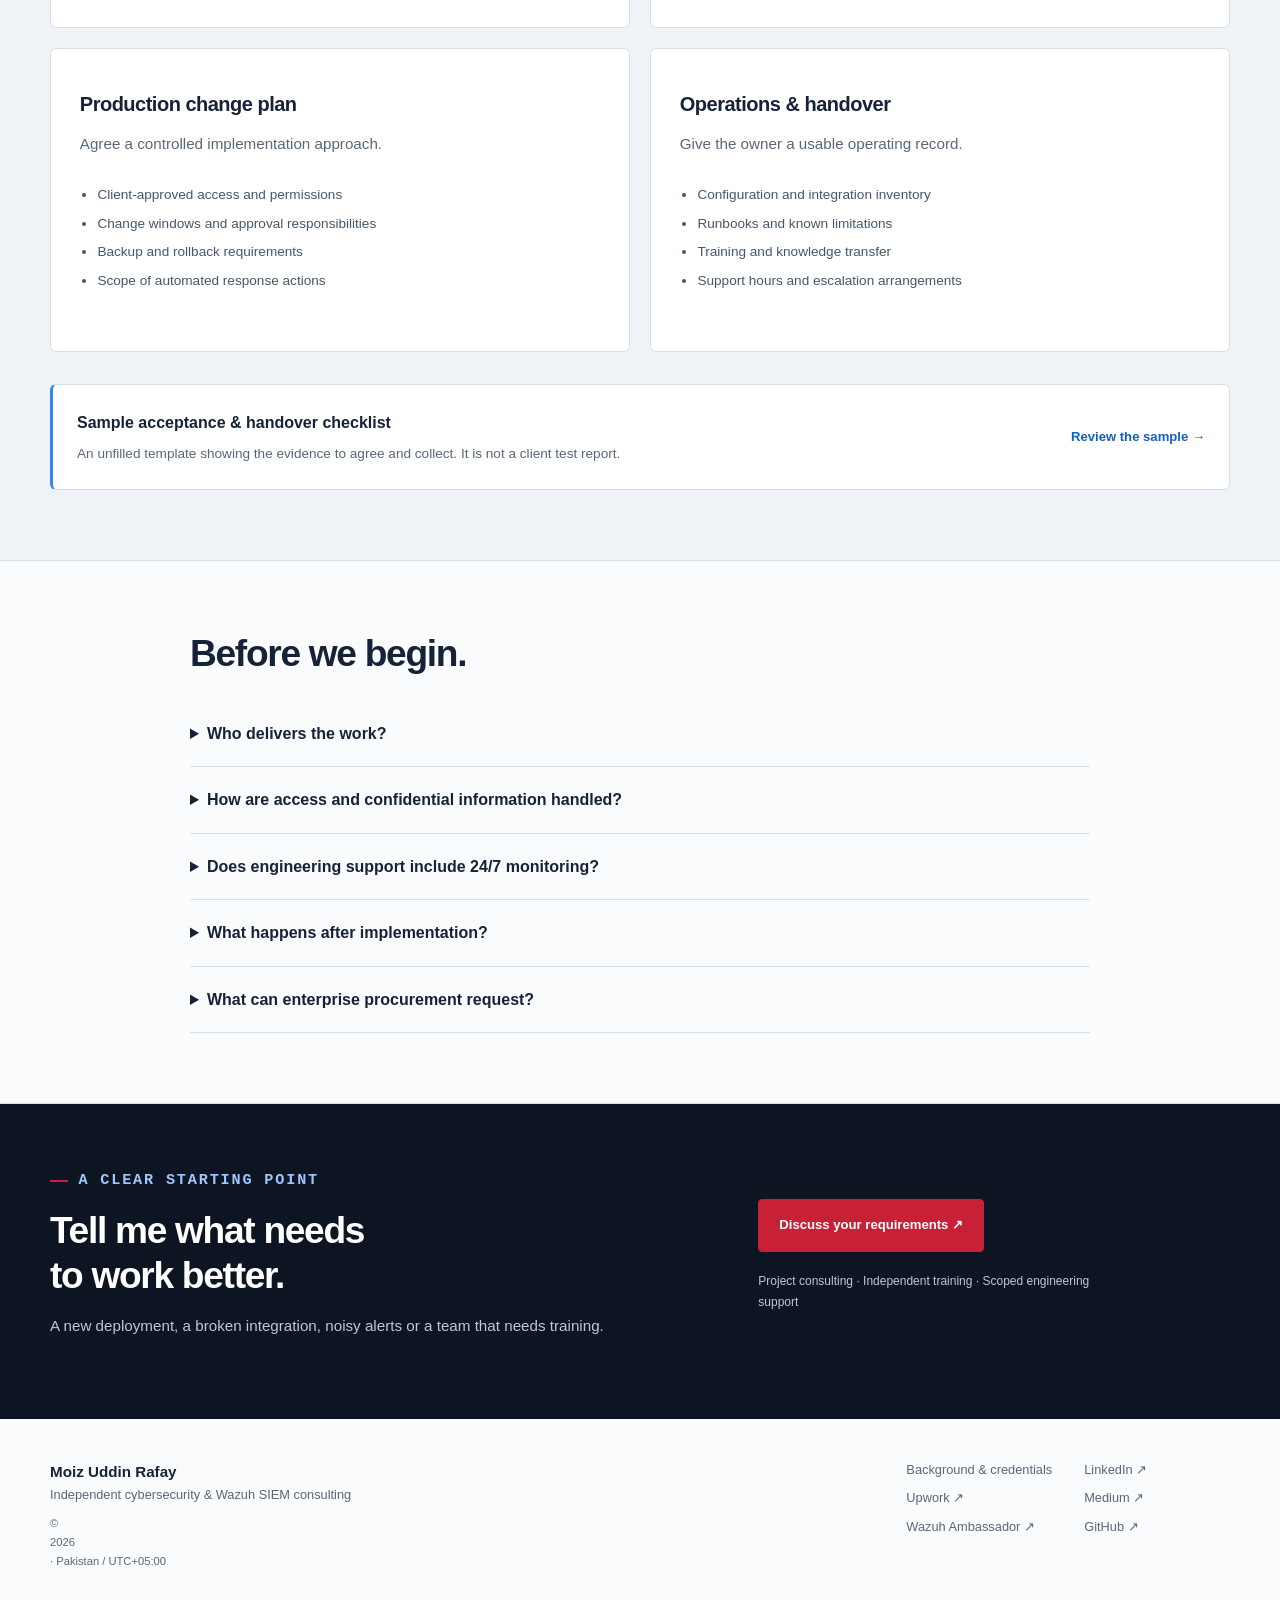
<file: delivery.html>
<!doctype html><html lang="en"><head><meta charset="utf-8"><meta name="viewport" content="width=device-width,initial-scale=1"><title>Delivery Approach &amp; Examples | Moiz Uddin Rafay</title><meta name="description" content="Illustrative Wazuh architecture, proposed acceptance evidence, production change planning and handover scope."><meta name="theme-color" content="#0d1522"><meta property="og:title" content="Delivery Approach &amp; Examples | Moiz Uddin Rafay"><meta property="og:description" content="Illustrative Wazuh architecture, proposed acceptance evidence, production change planning and handover scope."><meta property="og:type" content="website"><link rel="icon" href="assets/favicon.svg" type="image/svg+xml"><link rel="stylesheet" href="style.css?v=client-20261004"><link rel="stylesheet" href="theme.css?v=client-20261004"></head><body><a class="skip" href="#main">Skip to content</a><header class="site-header wrap"><a class="brand" href="index.html"><span class="monogram">MR<span></span></span><span class="brand-name">Moiz Uddin Rafay<small>WAZUH SIEM CONSULTANT</small></span></a><nav aria-label="Main navigation"><a href="index.html">Overview</a><a href="services.html">Services</a><a href="case-studies.html">Projects</a><a href="training.html">Training</a><a href="articles.html">Articles</a><a class="nav-contact" href="contact.html">Start a project ↗</a></nav></header><main id="main"><section class="page-intro"><div class="wrap"><p class="eyebrow">Delivery approach & examples</p><h1>Know what will<br>be delivered.</h1><p class="lead">Agree the scope, operating responsibilities and acceptance evidence before implementation.</p></div></section><section class="section"><div class="wrap"><div class="section-head"><div><p class="eyebrow">Illustrative architecture</p><h2>Make the data path visible.</h2></div><p>This conceptual example is not a client architecture or evidence of a completed deployment.</p></div><figure class="architecture"><img src="assets/monitoring-flow.svg" width="900" height="390" alt="Conceptual Wazuh monitoring data flow from endpoints and security tools to analysis, indexed alerts, dashboards and notifications"><figcaption>A project design should name log sources, transport, security boundaries, topology, retention and recovery assumptions.</figcaption></figure></div></section><section class="section soft"><div class="wrap"><div class="section-head"><div><p class="eyebrow">Proposed delivery standard</p><h2>Scope. Validate. Hand over.</h2></div><p>The final statement of work defines the deliverables included in your engagement.</p></div><div class="offer-grid"><article class="offer-card"><h3>Scope & design</h3><p>Define what success means for your environment.</p><ul><li>Assets, sources and versions in scope</li><li>Architecture and capacity assumptions</li><li>Use cases and milestones</li><li>Dependencies and explicit exclusions</li></ul></article><article class="offer-card"><h3>Validation & acceptance</h3><p>Check the complete monitoring workflow.</p><ul><li>Collection and parsing tests</li><li>Matching and non-matching rule tests</li><li>Dashboard and notification checks</li><li>Recorded findings and acceptance criteria</li></ul></article><article class="offer-card"><h3>Production change plan</h3><p>Agree a controlled implementation approach.</p><ul><li>Client-approved access and permissions</li><li>Change windows and approval responsibilities</li><li>Backup and rollback requirements</li><li>Scope of automated response actions</li></ul></article><article class="offer-card"><h3>Operations & handover</h3><p>Give the owner a usable operating record.</p><ul><li>Configuration and integration inventory</li><li>Runbooks and known limitations</li><li>Training and knowledge transfer</li><li>Support hours and escalation arrangements</li></ul></article></div><div class="engagement-bar"><div><strong>Sample acceptance & handover checklist</strong><p>An unfilled template showing the evidence to agree and collect. It is not a client test report.</p></div><a class="link" href="handover-checklist.html">Review the sample →</a></div></div></section><section class="section"><div class="wrap faq"><h2>Before we begin.</h2><details><summary>Who delivers the work?</summary><p>You engage Moiz Uddin Rafay directly as an independent consultant. Any additional delivery arrangements should be agreed before access is provided.</p></details><details><summary>How are access and confidential information handled?</summary><p>The engagement should define client-controlled access, permitted data handling, confidentiality terms, change approvals and access removal at handover. Do not send credentials or private security logs through the public enquiry form.</p></details><details><summary>Does engineering support include 24/7 monitoring?</summary><p>Support hours, response arrangements and responsibilities are defined in the proposal. A staffed 24/7 SOC is a separate service commitment.</p></details><details><summary>What happens after implementation?</summary><p>Agree acceptance, documentation ownership, knowledge transfer, any post-delivery support period and further maintenance before work starts.</p></details><details><summary>What can enterprise procurement request?</summary><p>Contracting information, project scope, confidentiality requirements, delivery responsibilities and relevant professional evidence can be discussed during discovery. Availability depends on the engagement and requested documentation.</p></details></div></section><section class="closing"><div class="wrap closing-grid"><div><p class="eyebrow">A clear starting point</p><h2>Tell me what needs<br>to work better.</h2><p>A new deployment, a broken integration, noisy alerts or a team that needs training.</p></div><div><a class="button" href="contact.html">Discuss your requirements ↗</a><p class="small">Project consulting · Independent training · Scoped engineering support</p></div></div></section></main><footer class="wrap site-footer"><div><strong>Moiz Uddin Rafay</strong><span>Independent cybersecurity & Wazuh SIEM consulting</span><small>© <span data-year>2026</span> · Pakistan / UTC+05:00</small></div><div class="footer-links"><a href="profile.html">Background & credentials</a><a href="https://linkedin.com/in/moizuddinrafay">LinkedIn ↗</a><a href="https://www.upwork.com/freelancers/~01a6d8c113b2957d8a">Upwork ↗</a><a href="https://medium.com/@moizuddinrafay">Medium ↗</a><a href="https://wazuh.com/ambassadors/muhammad-moiz-ud-din-rafay/">Wazuh Ambassador ↗</a><a href="https://github.com/moizuddinrafay">GitHub ↗</a></div></footer><script src="script.js"></script></body></html>
</file>
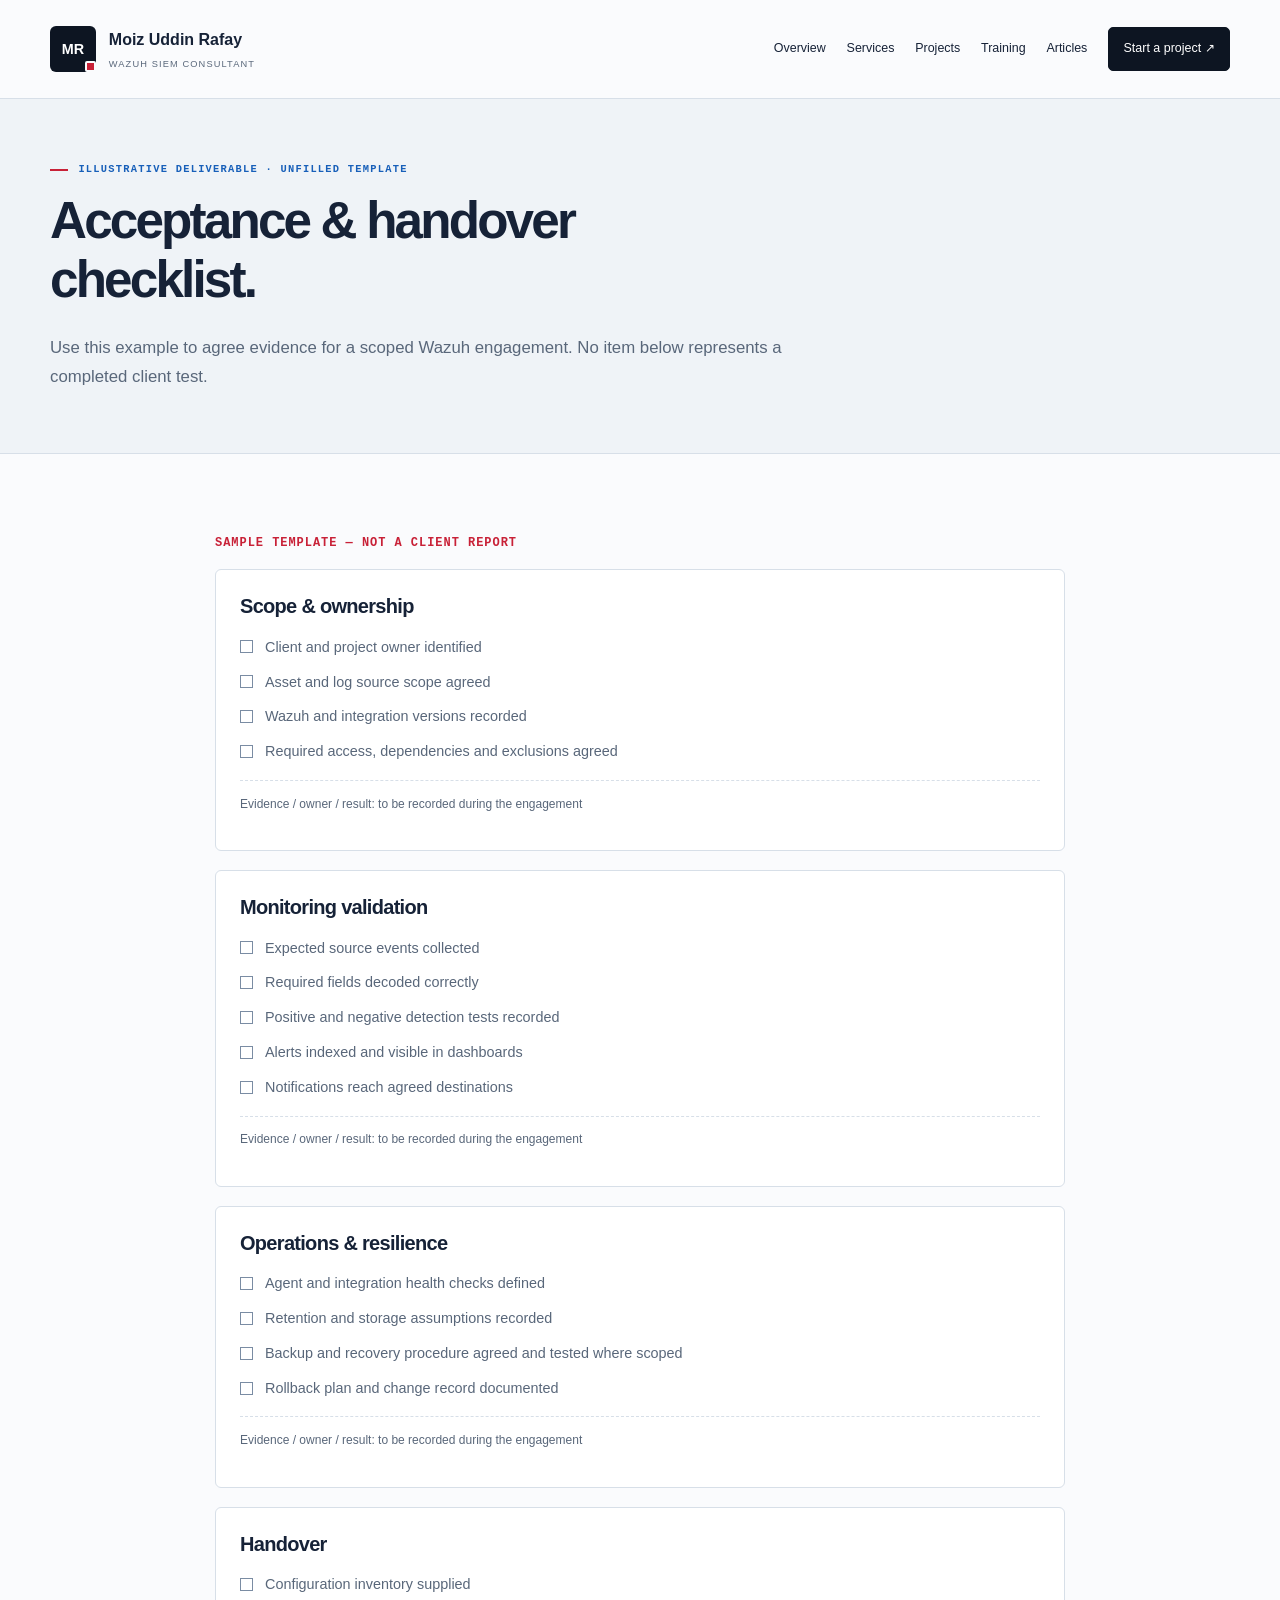
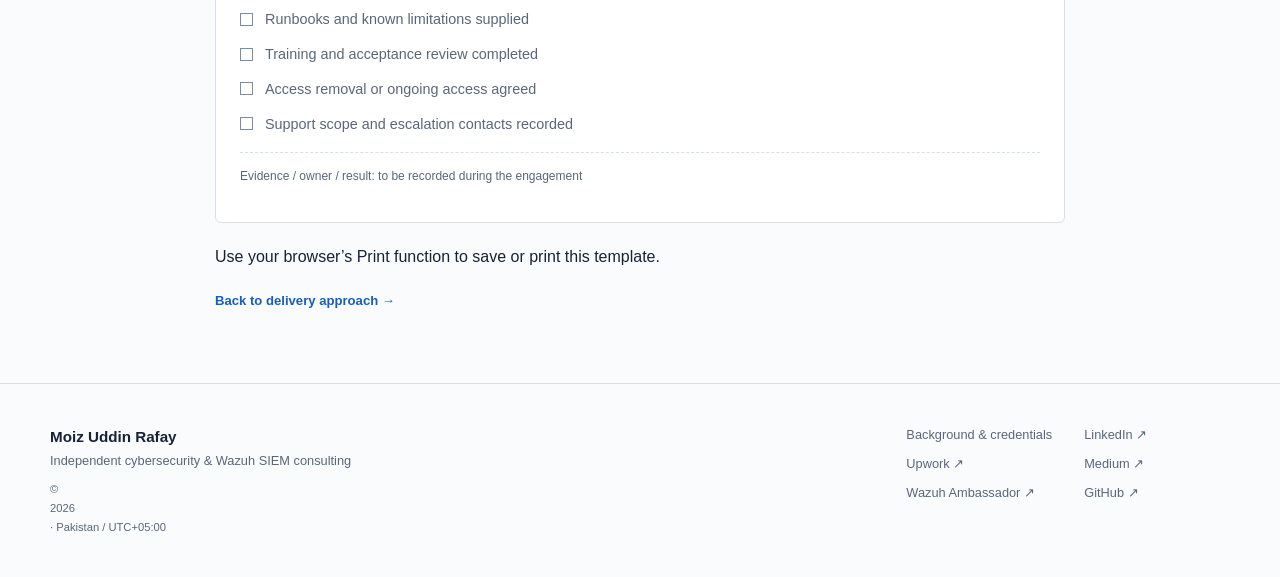
<file: handover-checklist.html>
<!doctype html><html lang="en"><head><meta charset="utf-8"><meta name="viewport" content="width=device-width,initial-scale=1"><title>Sample Acceptance &amp; Handover Checklist | Moiz Uddin Rafay</title><meta name="description" content="Unfilled illustrative checklist for Wazuh deployment scope, validation, operations and handover."><meta name="theme-color" content="#0d1522"><meta property="og:title" content="Sample Acceptance &amp; Handover Checklist | Moiz Uddin Rafay"><meta property="og:description" content="Unfilled illustrative checklist for Wazuh deployment scope, validation, operations and handover."><meta property="og:type" content="website"><link rel="icon" href="assets/favicon.svg" type="image/svg+xml"><link rel="stylesheet" href="style.css?v=client-20261004"><link rel="stylesheet" href="theme.css?v=client-20261004"></head><body><a class="skip" href="#main">Skip to content</a><header class="site-header wrap"><a class="brand" href="index.html"><span class="monogram">MR<span></span></span><span class="brand-name">Moiz Uddin Rafay<small>WAZUH SIEM CONSULTANT</small></span></a><nav aria-label="Main navigation"><a href="index.html">Overview</a><a href="services.html">Services</a><a href="case-studies.html">Projects</a><a href="training.html">Training</a><a href="articles.html">Articles</a><a class="nav-contact" href="contact.html">Start a project ↗</a></nav></header><main id="main"><section class="page-intro"><div class="wrap"><p class="eyebrow">Illustrative deliverable · Unfilled template</p><h1>Acceptance & handover<br>checklist.</h1><p class="lead">Use this example to agree evidence for a scoped Wazuh engagement. No item below represents a completed client test.</p></div></section><section class="section"><div class="wrap checklist-wrap"><p class="template-label">SAMPLE TEMPLATE — NOT A CLIENT REPORT</p><article class="checklist-section"><h2>Scope & ownership</h2><ul><li><span class="check-square" aria-hidden="true"></span>Client and project owner identified</li><li><span class="check-square" aria-hidden="true"></span>Asset and log source scope agreed</li><li><span class="check-square" aria-hidden="true"></span>Wazuh and integration versions recorded</li><li><span class="check-square" aria-hidden="true"></span>Required access, dependencies and exclusions agreed</li></ul><p class="evidence-line">Evidence / owner / result: to be recorded during the engagement</p></article><article class="checklist-section"><h2>Monitoring validation</h2><ul><li><span class="check-square" aria-hidden="true"></span>Expected source events collected</li><li><span class="check-square" aria-hidden="true"></span>Required fields decoded correctly</li><li><span class="check-square" aria-hidden="true"></span>Positive and negative detection tests recorded</li><li><span class="check-square" aria-hidden="true"></span>Alerts indexed and visible in dashboards</li><li><span class="check-square" aria-hidden="true"></span>Notifications reach agreed destinations</li></ul><p class="evidence-line">Evidence / owner / result: to be recorded during the engagement</p></article><article class="checklist-section"><h2>Operations & resilience</h2><ul><li><span class="check-square" aria-hidden="true"></span>Agent and integration health checks defined</li><li><span class="check-square" aria-hidden="true"></span>Retention and storage assumptions recorded</li><li><span class="check-square" aria-hidden="true"></span>Backup and recovery procedure agreed and tested where scoped</li><li><span class="check-square" aria-hidden="true"></span>Rollback plan and change record documented</li></ul><p class="evidence-line">Evidence / owner / result: to be recorded during the engagement</p></article><article class="checklist-section"><h2>Handover</h2><ul><li><span class="check-square" aria-hidden="true"></span>Configuration inventory supplied</li><li><span class="check-square" aria-hidden="true"></span>Runbooks and known limitations supplied</li><li><span class="check-square" aria-hidden="true"></span>Training and acceptance review completed</li><li><span class="check-square" aria-hidden="true"></span>Access removal or ongoing access agreed</li><li><span class="check-square" aria-hidden="true"></span>Support scope and escalation contacts recorded</li></ul><p class="evidence-line">Evidence / owner / result: to be recorded during the engagement</p></article><p>Use your browser’s Print function to save or print this template.</p><a class="link" href="delivery.html">Back to delivery approach →</a></div></section></main><footer class="wrap site-footer"><div><strong>Moiz Uddin Rafay</strong><span>Independent cybersecurity & Wazuh SIEM consulting</span><small>© <span data-year>2026</span> · Pakistan / UTC+05:00</small></div><div class="footer-links"><a href="profile.html">Background & credentials</a><a href="https://linkedin.com/in/moizuddinrafay">LinkedIn ↗</a><a href="https://www.upwork.com/freelancers/~01a6d8c113b2957d8a">Upwork ↗</a><a href="https://medium.com/@moizuddinrafay">Medium ↗</a><a href="https://wazuh.com/ambassadors/muhammad-moiz-ud-din-rafay/">Wazuh Ambassador ↗</a><a href="https://github.com/moizuddinrafay">GitHub ↗</a></div></footer><script src="script.js"></script></body></html>
</file>
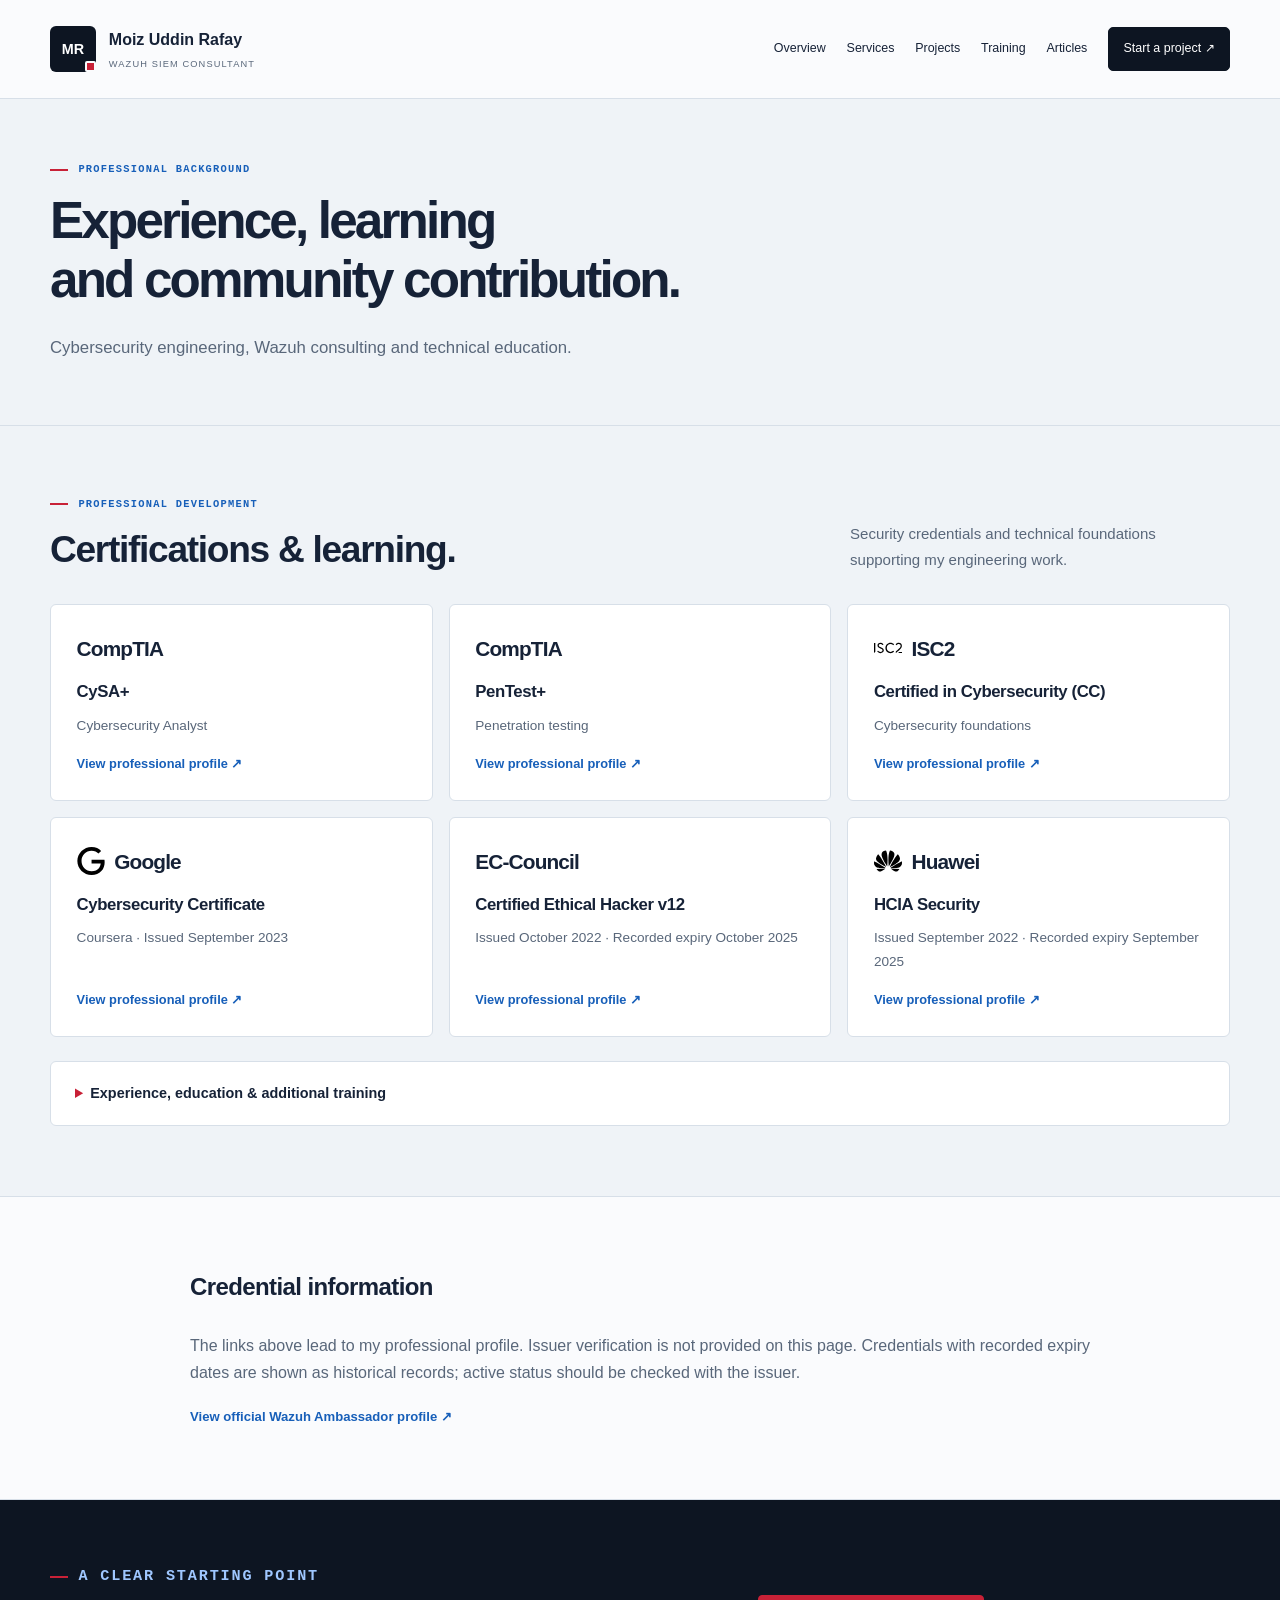
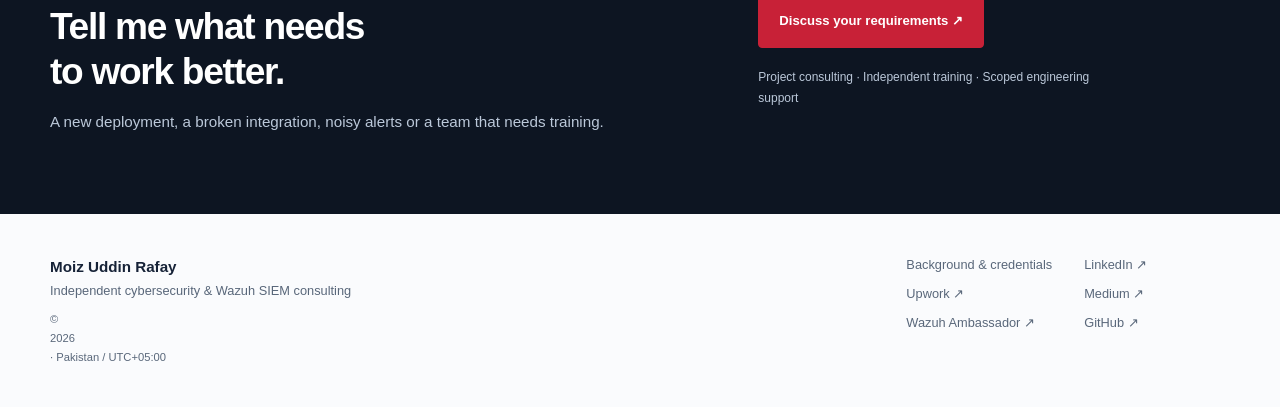
<file: profile.html>
<!doctype html><html lang="en"><head><meta charset="utf-8"><meta name="viewport" content="width=device-width,initial-scale=1"><title>Professional Background &amp; Credentials | Moiz Uddin Rafay</title><meta name="description" content="Professional experience, certification history and Wazuh Ambassador profile for Muhammad Moiz Uddin Rafay."><meta name="theme-color" content="#0d1522"><meta property="og:title" content="Professional Background &amp; Credentials | Moiz Uddin Rafay"><meta property="og:description" content="Professional experience, certification history and Wazuh Ambassador profile for Muhammad Moiz Uddin Rafay."><meta property="og:type" content="website"><link rel="icon" href="assets/favicon.svg" type="image/svg+xml"><link rel="stylesheet" href="style.css?v=client-20261004"><link rel="stylesheet" href="theme.css?v=client-20261004"></head><body><a class="skip" href="#main">Skip to content</a><header class="site-header wrap"><a class="brand" href="index.html"><span class="monogram">MR<span></span></span><span class="brand-name">Moiz Uddin Rafay<small>WAZUH SIEM CONSULTANT</small></span></a><nav aria-label="Main navigation"><a href="index.html">Overview</a><a href="services.html">Services</a><a href="case-studies.html">Projects</a><a href="training.html">Training</a><a href="articles.html">Articles</a><a class="nav-contact" href="contact.html">Start a project ↗</a></nav></header><main id="main"><section class="page-intro"><div class="wrap"><p class="eyebrow">Professional background</p><h1>Experience, learning<br>and community contribution.</h1><p class="lead">Cybersecurity engineering, Wazuh consulting and technical education.</p></div></section><section id="credentials" class="section soft"><div class="wrap"><div class="section-head"><div><p class="eyebrow">Professional development</p><h2>Certifications & learning.</h2></div><p>Security credentials and technical foundations supporting my engineering work.</p></div><div class="credentials-grid"><article class="credential"><div class="issuer">CompTIA</div><h3>CySA+</h3><p>Cybersecurity Analyst</p><a class="link" href="https://linkedin.com/in/moizuddinrafay">View professional profile ↗</a></article><article class="credential"><div class="issuer">CompTIA</div><h3>PenTest+</h3><p>Penetration testing</p><a class="link" href="https://linkedin.com/in/moizuddinrafay">View professional profile ↗</a></article><article class="credential"><div class="issuer"><img src="assets/isc2.svg" alt="" width="28" height="28"> ISC2</div><h3>Certified in Cybersecurity (CC)</h3><p>Cybersecurity foundations</p><a class="link" href="https://linkedin.com/in/moizuddinrafay">View professional profile ↗</a></article><article class="credential"><div class="issuer"><img src="assets/google.svg" alt="" width="28" height="28"> Google</div><h3>Cybersecurity Certificate</h3><p>Coursera · Issued September 2023</p><a class="link" href="https://linkedin.com/in/moizuddinrafay">View professional profile ↗</a></article><article class="credential"><div class="issuer">EC-Council</div><h3>Certified Ethical Hacker v12</h3><p>Issued October 2022 · Recorded expiry October 2025</p><a class="link" href="https://linkedin.com/in/moizuddinrafay">View professional profile ↗</a></article><article class="credential"><div class="issuer"><img src="assets/huawei.svg" alt="" width="28" height="28"> Huawei</div><h3>HCIA Security</h3><p>Issued September 2022 · Recorded expiry September 2025</p><a class="link" href="https://linkedin.com/in/moizuddinrafay">View professional profile ↗</a></article></div><details class="background"><summary>Experience, education & additional training</summary><div class="background-grid"><div><h3>Professional experience</h3><ul><li><strong>Pak Elektron Limited</strong> — Cyber Security Professional</li><li><strong>RedSecLabs</strong> — Senior Cybersecurity Specialist</li><li><strong>IT Fortress</strong> — Senior Cybersecurity Specialist</li><li><strong>INSERITO</strong> — Lead Cybersecurity & Ethical Hacking Instructor</li></ul><a class="link" href="https://linkedin.com/in/moizuddinrafay">Full career history on LinkedIn ↗</a><h3>Education & languages</h3><p>Virtual University of Pakistan<br>English, Urdu and Punjabi</p></div><div><h3>Technical learning</h3><ul><li>Programming Essentials in Python — Cisco Networking Academy, January 2023</li><li>Linux Essentials — Cisco Networking Academy, December 2022</li><li>Networking Essentials — Cisco, December 2022</li><li>Introduction to Cybersecurity — Cisco Networking Academy, October 2022</li><li>Cybersecurity Essentials — Cisco Networking Academy, September 2022</li><li>Huawei Cloud Computing — June 2022; recorded expiry June 2025</li></ul></div></div></details></div></section><section class="section"><div class="wrap evidence-note"><h3>Credential information</h3><p>The links above lead to my professional profile. Issuer verification is not provided on this page. Credentials with recorded expiry dates are shown as historical records; active status should be checked with the issuer.</p><a class="link" href="https://wazuh.com/ambassadors/muhammad-moiz-ud-din-rafay/">View official Wazuh Ambassador profile ↗</a></div></section><section class="closing"><div class="wrap closing-grid"><div><p class="eyebrow">A clear starting point</p><h2>Tell me what needs<br>to work better.</h2><p>A new deployment, a broken integration, noisy alerts or a team that needs training.</p></div><div><a class="button" href="contact.html">Discuss your requirements ↗</a><p class="small">Project consulting · Independent training · Scoped engineering support</p></div></div></section></main><footer class="wrap site-footer"><div><strong>Moiz Uddin Rafay</strong><span>Independent cybersecurity & Wazuh SIEM consulting</span><small>© <span data-year>2026</span> · Pakistan / UTC+05:00</small></div><div class="footer-links"><a href="profile.html">Background & credentials</a><a href="https://linkedin.com/in/moizuddinrafay">LinkedIn ↗</a><a href="https://www.upwork.com/freelancers/~01a6d8c113b2957d8a">Upwork ↗</a><a href="https://medium.com/@moizuddinrafay">Medium ↗</a><a href="https://wazuh.com/ambassadors/muhammad-moiz-ud-din-rafay/">Wazuh Ambassador ↗</a><a href="https://github.com/moizuddinrafay">GitHub ↗</a></div></footer><script src="script.js"></script></body></html>
</file>
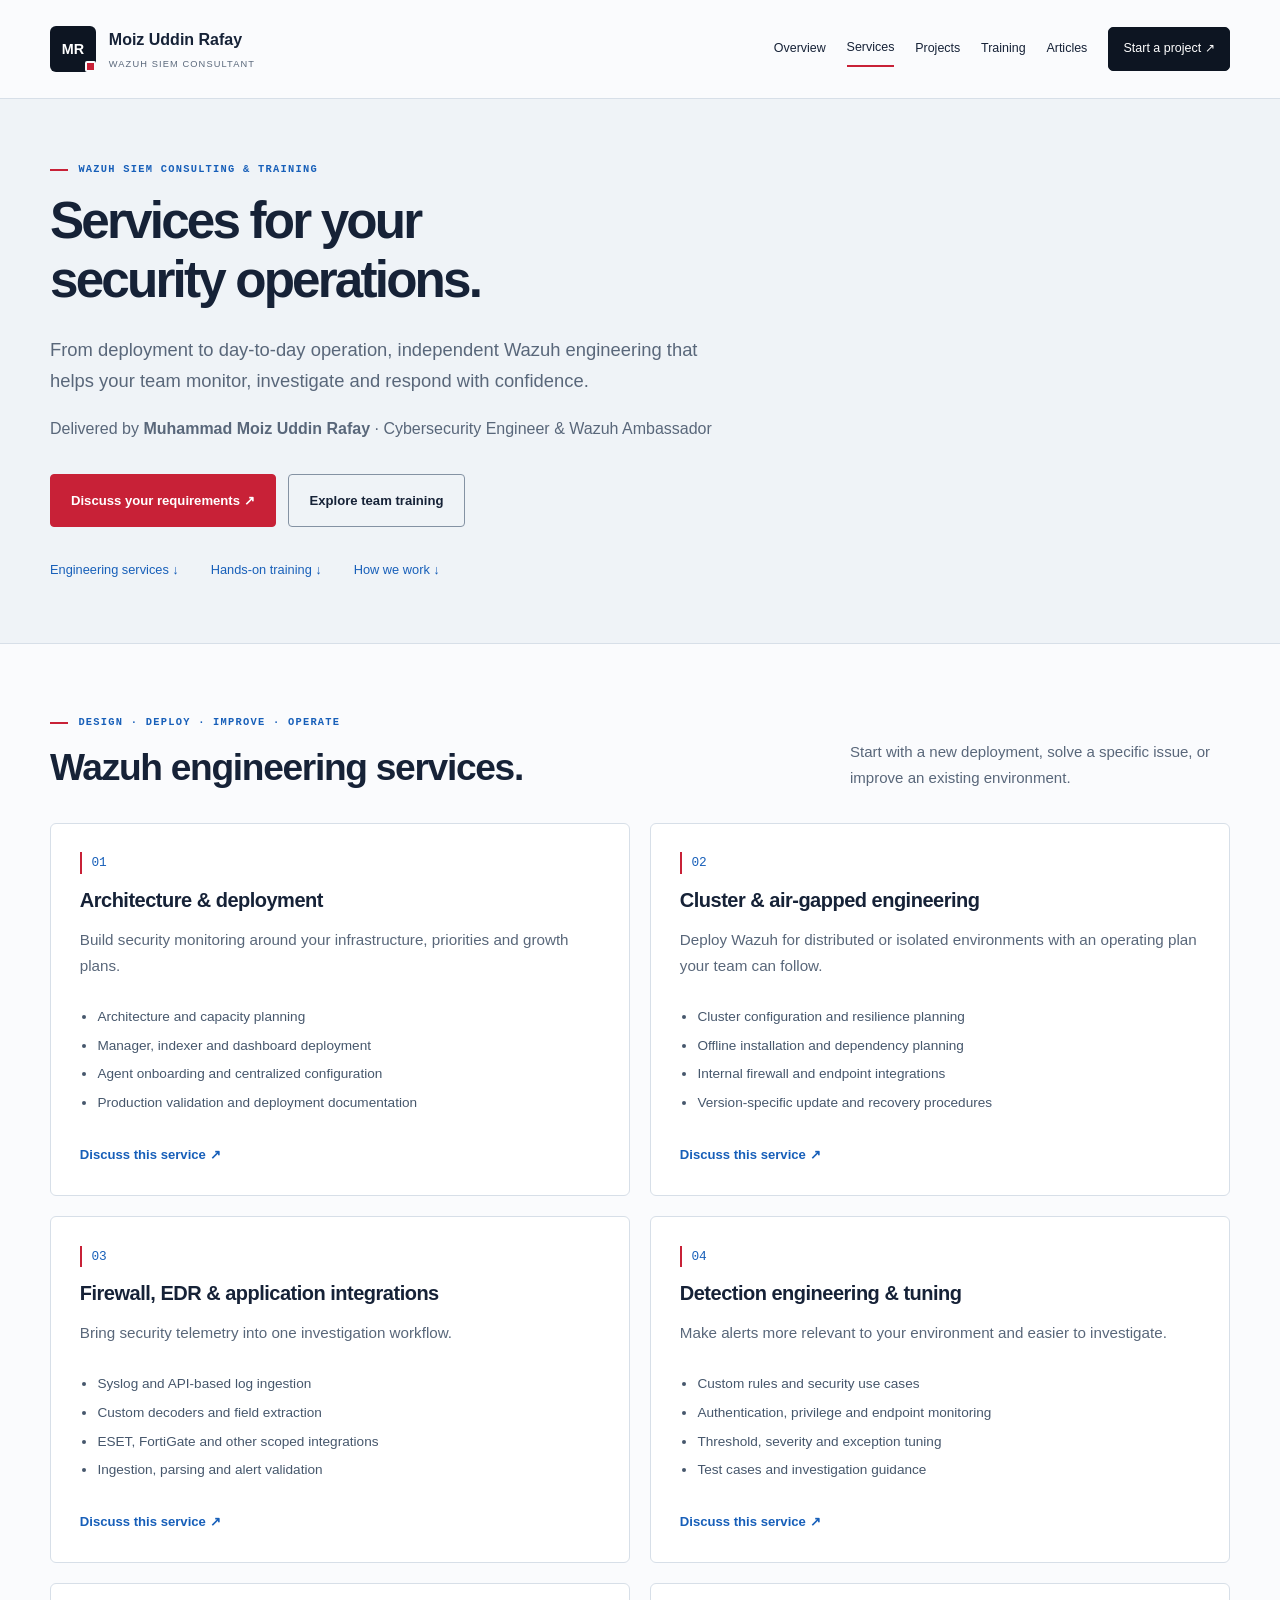
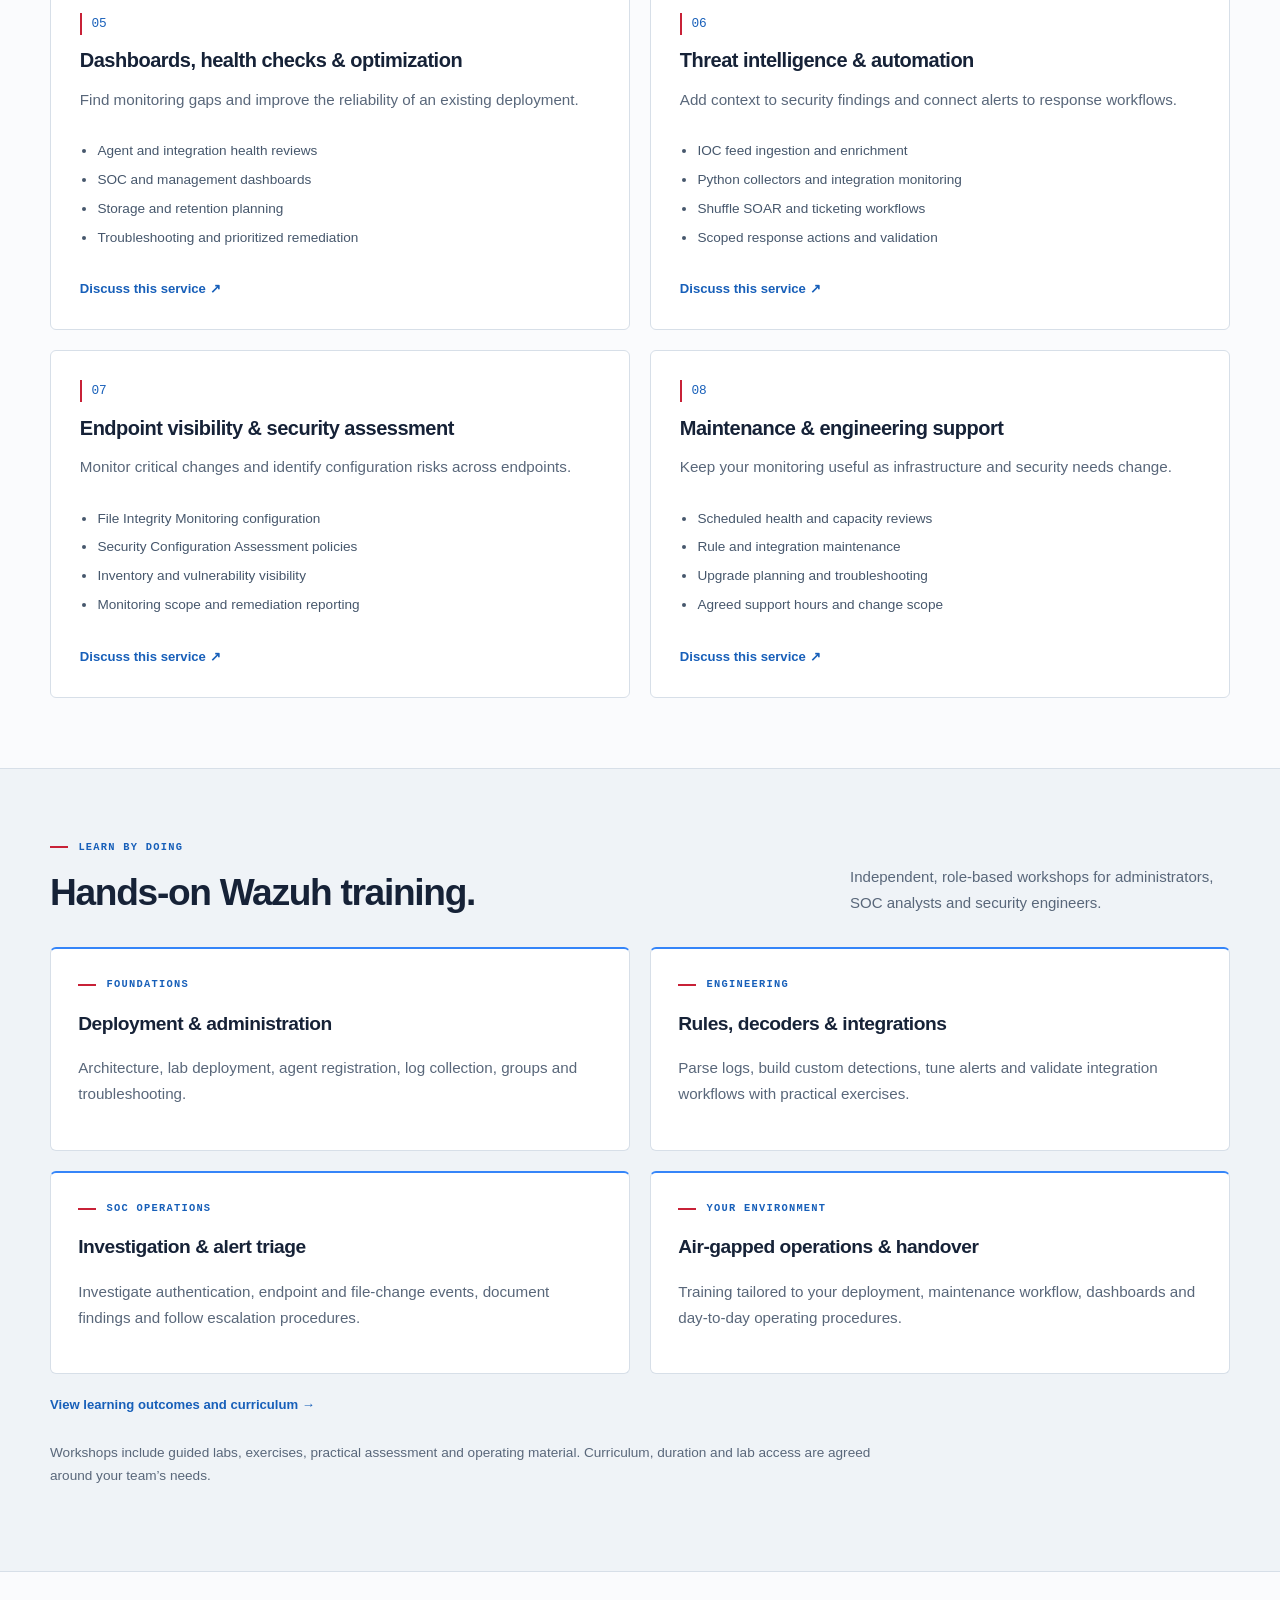
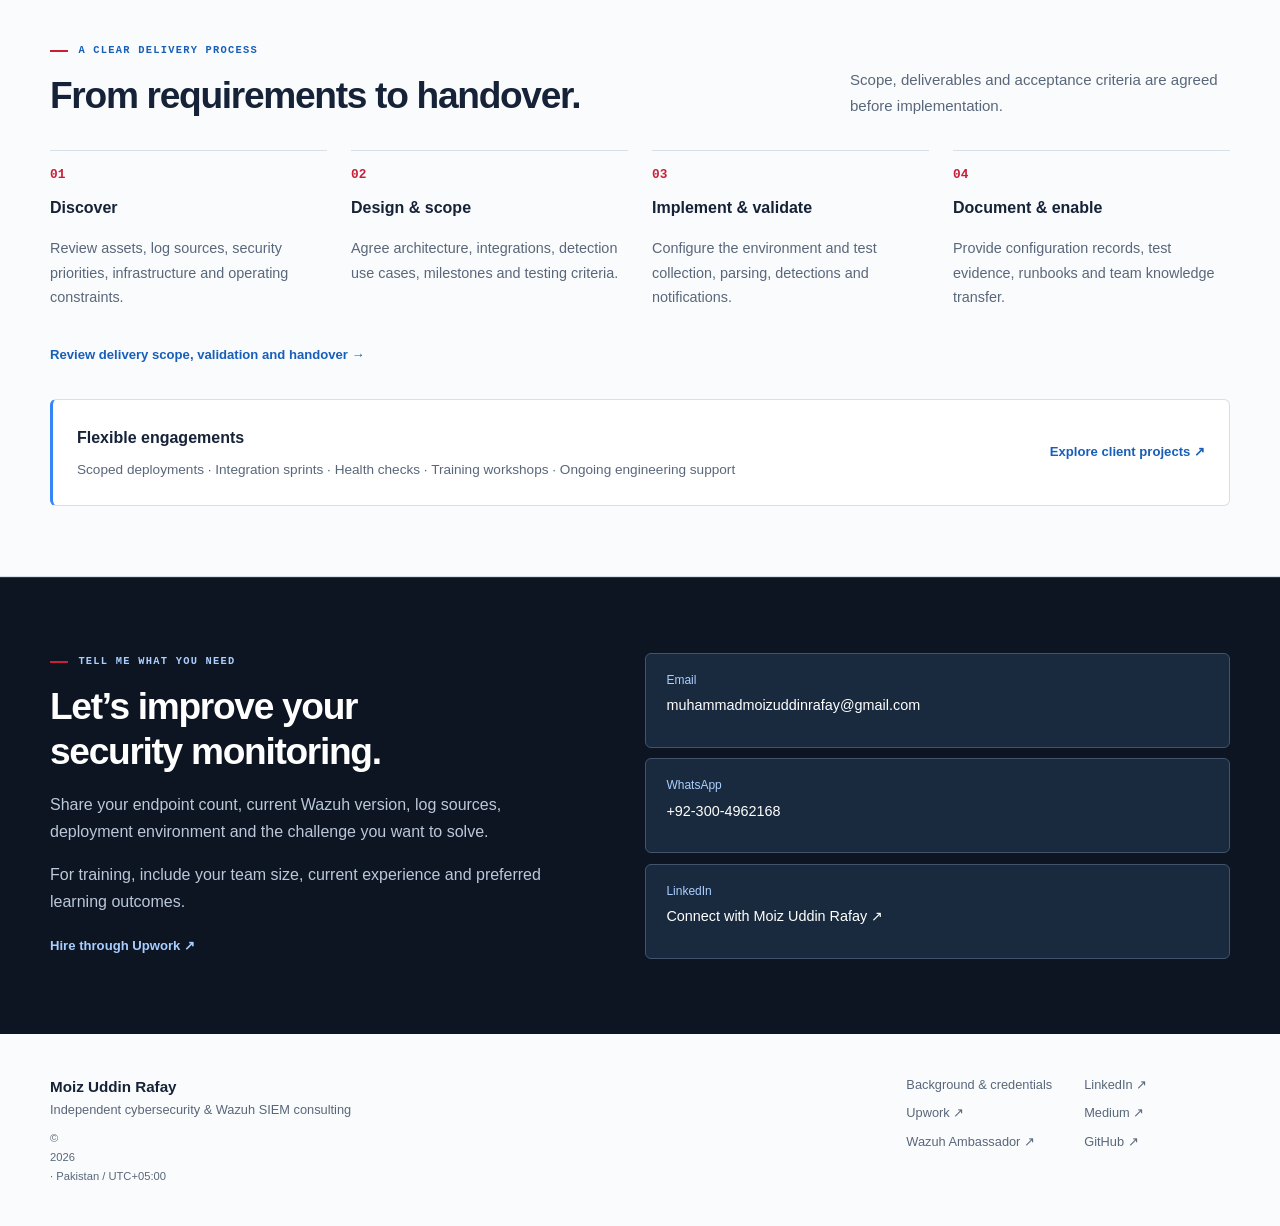
<file: services.html>
<!doctype html><html lang="en"><head><meta charset="utf-8"><meta name="viewport" content="width=device-width,initial-scale=1"><title>Wazuh Consulting Services | Moiz Uddin Rafay</title><meta name="description" content="Wazuh deployment, integrations, health checks, detection tuning, automation and independent training."><meta name="theme-color" content="#0d1522"><meta property="og:title" content="Wazuh Consulting Services | Moiz Uddin Rafay"><meta property="og:description" content="Wazuh deployment, integrations, health checks, detection tuning, automation and independent training."><meta property="og:type" content="website"><link rel="icon" href="assets/favicon.svg" type="image/svg+xml"><link rel="stylesheet" href="style.css?v=client-20261004"><link rel="stylesheet" href="theme.css?v=client-20261004"></head><body><a class="skip" href="#main">Skip to content</a><header class="site-header wrap"><a class="brand" href="index.html"><span class="monogram">MR<span></span></span><span class="brand-name">Moiz Uddin Rafay<small>WAZUH SIEM CONSULTANT</small></span></a><nav aria-label="Main navigation"><a href="index.html">Overview</a><a href="services.html" aria-current="page">Services</a><a href="case-studies.html">Projects</a><a href="training.html">Training</a><a href="articles.html">Articles</a><a class="nav-contact" href="contact.html">Start a project ↗</a></nav></header><main id="main"><section class="article-hero services-hero"><div class="wrap"><p class="eyebrow">Wazuh SIEM consulting & training</p><h1>Services for your<br>security operations.</h1><p class="services-lead">From deployment to day-to-day operation, independent Wazuh engineering that helps your team monitor, investigate and respond with confidence.</p><p>Delivered by <strong>Muhammad Moiz Uddin Rafay</strong> · Cybersecurity Engineer & Wazuh Ambassador</p><div class="actions"><a class="button" href="contact.html">Discuss your requirements ↗</a><a class="button secondary" href="training.html">Explore team training</a></div><div class="service-jumps"><a href="#engineering">Engineering services ↓</a><a href="#training">Hands-on training ↓</a><a href="#delivery">How we work ↓</a></div></div></section><section id="engineering" class="section"><div class="wrap"><div class="section-head"><div><p class="eyebrow">Design · Deploy · Improve · Operate</p><h2>Wazuh engineering services.</h2></div><p>Start with a new deployment, solve a specific issue, or improve an existing environment.</p></div><div class="offer-grid"><article class="offer-card"><span class="offer-number" aria-hidden="true">01</span><h3>Architecture &amp; deployment</h3><p>Build security monitoring around your infrastructure, priorities and growth plans.</p><ul><li>Architecture and capacity planning</li><li>Manager, indexer and dashboard deployment</li><li>Agent onboarding and centralized configuration</li><li>Production validation and deployment documentation</li></ul><a class="link" href="contact.html">Discuss this service ↗</a></article><article class="offer-card"><span class="offer-number" aria-hidden="true">02</span><h3>Cluster &amp; air-gapped engineering</h3><p>Deploy Wazuh for distributed or isolated environments with an operating plan your team can follow.</p><ul><li>Cluster configuration and resilience planning</li><li>Offline installation and dependency planning</li><li>Internal firewall and endpoint integrations</li><li>Version-specific update and recovery procedures</li></ul><a class="link" href="contact.html">Discuss this service ↗</a></article><article class="offer-card"><span class="offer-number" aria-hidden="true">03</span><h3>Firewall, EDR &amp; application integrations</h3><p>Bring security telemetry into one investigation workflow.</p><ul><li>Syslog and API-based log ingestion</li><li>Custom decoders and field extraction</li><li>ESET, FortiGate and other scoped integrations</li><li>Ingestion, parsing and alert validation</li></ul><a class="link" href="contact.html">Discuss this service ↗</a></article><article class="offer-card"><span class="offer-number" aria-hidden="true">04</span><h3>Detection engineering &amp; tuning</h3><p>Make alerts more relevant to your environment and easier to investigate.</p><ul><li>Custom rules and security use cases</li><li>Authentication, privilege and endpoint monitoring</li><li>Threshold, severity and exception tuning</li><li>Test cases and investigation guidance</li></ul><a class="link" href="contact.html">Discuss this service ↗</a></article><article class="offer-card"><span class="offer-number" aria-hidden="true">05</span><h3>Dashboards, health checks &amp; optimization</h3><p>Find monitoring gaps and improve the reliability of an existing deployment.</p><ul><li>Agent and integration health reviews</li><li>SOC and management dashboards</li><li>Storage and retention planning</li><li>Troubleshooting and prioritized remediation</li></ul><a class="link" href="contact.html">Discuss this service ↗</a></article><article class="offer-card"><span class="offer-number" aria-hidden="true">06</span><h3>Threat intelligence &amp; automation</h3><p>Add context to security findings and connect alerts to response workflows.</p><ul><li>IOC feed ingestion and enrichment</li><li>Python collectors and integration monitoring</li><li>Shuffle SOAR and ticketing workflows</li><li>Scoped response actions and validation</li></ul><a class="link" href="contact.html">Discuss this service ↗</a></article><article class="offer-card"><span class="offer-number" aria-hidden="true">07</span><h3>Endpoint visibility &amp; security assessment</h3><p>Monitor critical changes and identify configuration risks across endpoints.</p><ul><li>File Integrity Monitoring configuration</li><li>Security Configuration Assessment policies</li><li>Inventory and vulnerability visibility</li><li>Monitoring scope and remediation reporting</li></ul><a class="link" href="contact.html">Discuss this service ↗</a></article><article class="offer-card"><span class="offer-number" aria-hidden="true">08</span><h3>Maintenance &amp; engineering support</h3><p>Keep your monitoring useful as infrastructure and security needs change.</p><ul><li>Scheduled health and capacity reviews</li><li>Rule and integration maintenance</li><li>Upgrade planning and troubleshooting</li><li>Agreed support hours and change scope</li></ul><a class="link" href="contact.html">Discuss this service ↗</a></article></div></div></section><section id="training" class="section soft"><div class="wrap"><div class="section-head"><div><p class="eyebrow">Learn by doing</p><h2>Hands-on Wazuh training.</h2></div><p>Independent, role-based workshops for administrators, SOC analysts and security engineers.</p></div><div class="training-grid"><article class="training-card"><p class="eyebrow">FOUNDATIONS</p><h3>Deployment &amp; administration</h3><p>Architecture, lab deployment, agent registration, log collection, groups and troubleshooting.</p></article><article class="training-card"><p class="eyebrow">ENGINEERING</p><h3>Rules, decoders &amp; integrations</h3><p>Parse logs, build custom detections, tune alerts and validate integration workflows with practical exercises.</p></article><article class="training-card"><p class="eyebrow">SOC OPERATIONS</p><h3>Investigation &amp; alert triage</h3><p>Investigate authentication, endpoint and file-change events, document findings and follow escalation procedures.</p></article><article class="training-card"><p class="eyebrow">YOUR ENVIRONMENT</p><h3>Air-gapped operations &amp; handover</h3><p>Training tailored to your deployment, maintenance workflow, dashboards and day-to-day operating procedures.</p></article></div><p><a class="link" href="training.html">View learning outcomes and curriculum →</a></p><p class="training-note">Workshops include guided labs, exercises, practical assessment and operating material. Curriculum, duration and lab access are agreed around your team’s needs.</p></div></section><section id="delivery" class="section"><div class="wrap"><div class="section-head"><div><p class="eyebrow">A clear delivery process</p><h2>From requirements to handover.</h2></div><p>Scope, deliverables and acceptance criteria are agreed before implementation.</p></div><ol class="delivery-steps"><li><strong>Discover</strong><p>Review assets, log sources, security priorities, infrastructure and operating constraints.</p></li><li><strong>Design & scope</strong><p>Agree architecture, integrations, detection use cases, milestones and testing criteria.</p></li><li><strong>Implement & validate</strong><p>Configure the environment and test collection, parsing, detections and notifications.</p></li><li><strong>Document & enable</strong><p>Provide configuration records, test evidence, runbooks and team knowledge transfer.</p></li></ol><p><a class="link" href="delivery.html">Review delivery scope, validation and handover →</a></p><div class="engagement-bar"><div><strong>Flexible engagements</strong><p>Scoped deployments · Integration sprints · Health checks · Training workshops · Ongoing engineering support</p></div><a class="link" href="case-studies.html">Explore client projects ↗</a></div></div></section><section id="enquire" class="contact-section"><div class="wrap contact-grid"><div><p class="eyebrow">Tell me what you need</p><h2>Let’s improve your<br>security monitoring.</h2><p>Share your endpoint count, current Wazuh version, log sources, deployment environment and the challenge you want to solve.</p><p>For training, include your team size, current experience and preferred learning outcomes.</p><a class="link" href="https://www.upwork.com/freelancers/~01a6d8c113b2957d8a">Hire through Upwork ↗</a></div><div class="contacts"><a class="contact-link" href="mailto:muhammadmoizuddinrafay@gmail.com?subject=Wazuh%20services%20enquiry"><small>Email</small><strong>muhammadmoizuddinrafay@gmail.com</strong></a><a class="contact-link" href="https://wa.me/923004962168"><small>WhatsApp</small><strong>+92-300-4962168</strong></a><a class="contact-link" href="https://linkedin.com/in/moizuddinrafay"><small>LinkedIn</small><strong>Connect with Moiz Uddin Rafay ↗</strong></a></div></div></section></main><footer class="wrap site-footer"><div><strong>Moiz Uddin Rafay</strong><span>Independent cybersecurity & Wazuh SIEM consulting</span><small>© <span data-year>2026</span> · Pakistan / UTC+05:00</small></div><div class="footer-links"><a href="profile.html">Background & credentials</a><a href="https://linkedin.com/in/moizuddinrafay">LinkedIn ↗</a><a href="https://www.upwork.com/freelancers/~01a6d8c113b2957d8a">Upwork ↗</a><a href="https://medium.com/@moizuddinrafay">Medium ↗</a><a href="https://wazuh.com/ambassadors/muhammad-moiz-ud-din-rafay/">Wazuh Ambassador ↗</a><a href="https://github.com/moizuddinrafay">GitHub ↗</a></div></footer><script src="script.js"></script></body></html>
</file>
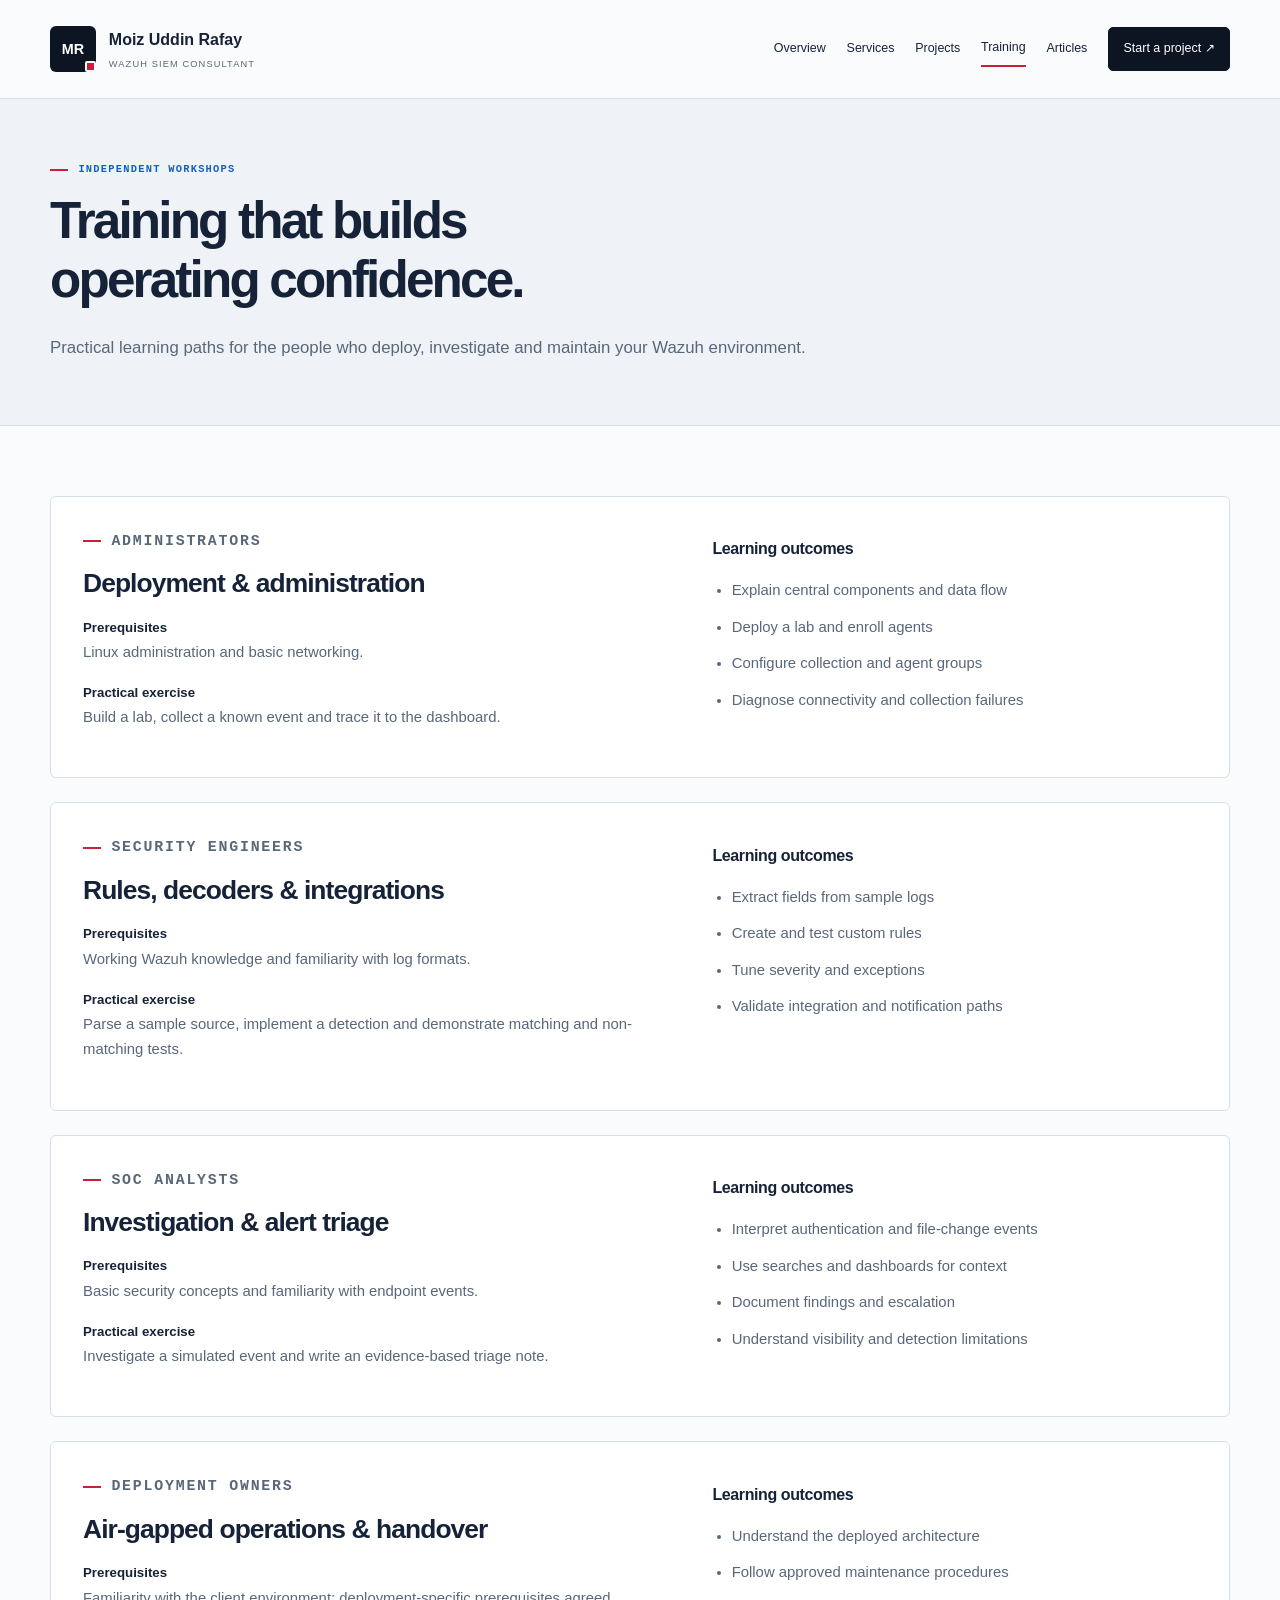
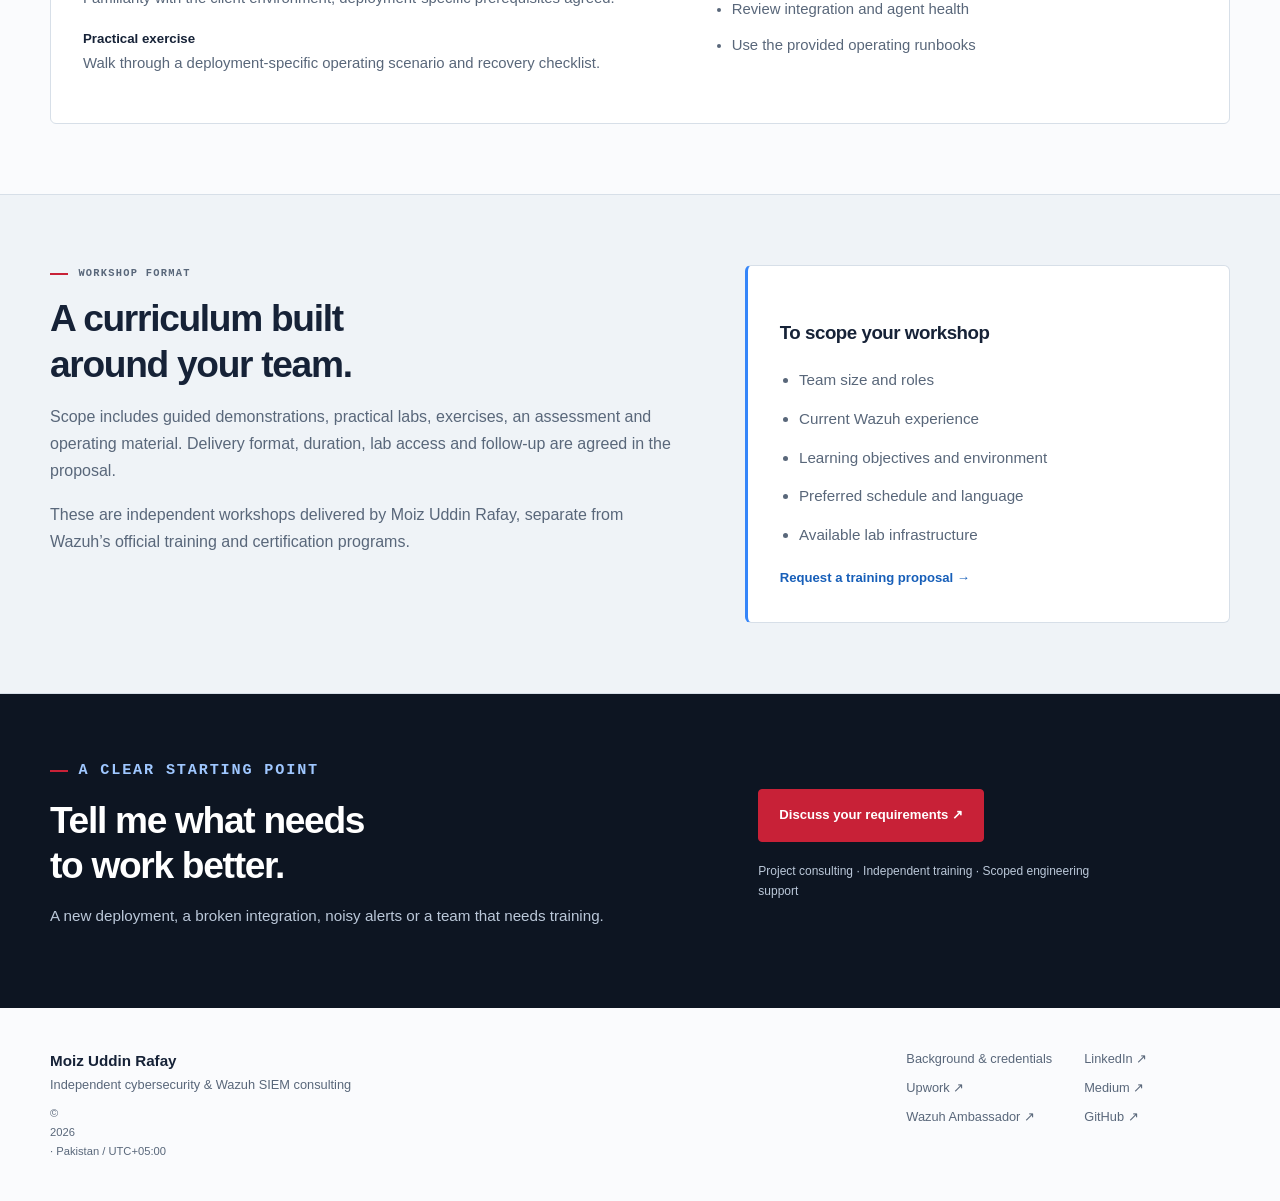
<file: training.html>
<!doctype html><html lang="en"><head><meta charset="utf-8"><meta name="viewport" content="width=device-width,initial-scale=1"><title>Independent Wazuh Training | Moiz Uddin Rafay</title><meta name="description" content="Role-based Wazuh workshops with learning outcomes, prerequisites, practical labs and deployment handover."><meta name="theme-color" content="#0d1522"><meta property="og:title" content="Independent Wazuh Training | Moiz Uddin Rafay"><meta property="og:description" content="Role-based Wazuh workshops with learning outcomes, prerequisites, practical labs and deployment handover."><meta property="og:type" content="website"><link rel="icon" href="assets/favicon.svg" type="image/svg+xml"><link rel="stylesheet" href="style.css?v=client-20261004"><link rel="stylesheet" href="theme.css?v=client-20261004"></head><body><a class="skip" href="#main">Skip to content</a><header class="site-header wrap"><a class="brand" href="index.html"><span class="monogram">MR<span></span></span><span class="brand-name">Moiz Uddin Rafay<small>WAZUH SIEM CONSULTANT</small></span></a><nav aria-label="Main navigation"><a href="index.html">Overview</a><a href="services.html">Services</a><a href="case-studies.html">Projects</a><a href="training.html" aria-current="page">Training</a><a href="articles.html">Articles</a><a class="nav-contact" href="contact.html">Start a project ↗</a></nav></header><main id="main"><section class="page-intro"><div class="wrap"><p class="eyebrow">Independent workshops</p><h1>Training that builds<br>operating confidence.</h1><p class="lead">Practical learning paths for the people who deploy, investigate and maintain your Wazuh environment.</p></div></section><section class="section"><div class="wrap training-paths"><article class="training-path"><div><p class="eyebrow">Administrators</p><h2>Deployment & administration</h2><p><strong>Prerequisites</strong><br>Linux administration and basic networking.</p><p><strong>Practical exercise</strong><br>Build a lab, collect a known event and trace it to the dashboard.</p></div><div><h3>Learning outcomes</h3><ul><li>Explain central components and data flow</li><li>Deploy a lab and enroll agents</li><li>Configure collection and agent groups</li><li>Diagnose connectivity and collection failures</li></ul></div></article><article class="training-path"><div><p class="eyebrow">Security engineers</p><h2>Rules, decoders & integrations</h2><p><strong>Prerequisites</strong><br>Working Wazuh knowledge and familiarity with log formats.</p><p><strong>Practical exercise</strong><br>Parse a sample source, implement a detection and demonstrate matching and non-matching tests.</p></div><div><h3>Learning outcomes</h3><ul><li>Extract fields from sample logs</li><li>Create and test custom rules</li><li>Tune severity and exceptions</li><li>Validate integration and notification paths</li></ul></div></article><article class="training-path"><div><p class="eyebrow">SOC analysts</p><h2>Investigation & alert triage</h2><p><strong>Prerequisites</strong><br>Basic security concepts and familiarity with endpoint events.</p><p><strong>Practical exercise</strong><br>Investigate a simulated event and write an evidence-based triage note.</p></div><div><h3>Learning outcomes</h3><ul><li>Interpret authentication and file-change events</li><li>Use searches and dashboards for context</li><li>Document findings and escalation</li><li>Understand visibility and detection limitations</li></ul></div></article><article class="training-path"><div><p class="eyebrow">Deployment owners</p><h2>Air-gapped operations & handover</h2><p><strong>Prerequisites</strong><br>Familiarity with the client environment; deployment-specific prerequisites agreed.</p><p><strong>Practical exercise</strong><br>Walk through a deployment-specific operating scenario and recovery checklist.</p></div><div><h3>Learning outcomes</h3><ul><li>Understand the deployed architecture</li><li>Follow approved maintenance procedures</li><li>Review integration and agent health</li><li>Use the provided operating runbooks</li></ul></div></article></div></section><section class="section soft"><div class="wrap about-grid"><div><p class="eyebrow">Workshop format</p><h2>A curriculum built<br>around your team.</h2><p>Scope includes guided demonstrations, practical labs, exercises, an assessment and operating material. Delivery format, duration, lab access and follow-up are agreed in the proposal.</p><p>These are independent workshops delivered by Moiz Uddin Rafay, separate from Wazuh’s official training and certification programs.</p></div><aside class="engagement-panel"><h3>To scope your workshop</h3><ul><li>Team size and roles</li><li>Current Wazuh experience</li><li>Learning objectives and environment</li><li>Preferred schedule and language</li><li>Available lab infrastructure</li></ul><a class="link" href="contact.html">Request a training proposal →</a></aside></div></section><section class="closing"><div class="wrap closing-grid"><div><p class="eyebrow">A clear starting point</p><h2>Tell me what needs<br>to work better.</h2><p>A new deployment, a broken integration, noisy alerts or a team that needs training.</p></div><div><a class="button" href="contact.html">Discuss your requirements ↗</a><p class="small">Project consulting · Independent training · Scoped engineering support</p></div></div></section></main><footer class="wrap site-footer"><div><strong>Moiz Uddin Rafay</strong><span>Independent cybersecurity & Wazuh SIEM consulting</span><small>© <span data-year>2026</span> · Pakistan / UTC+05:00</small></div><div class="footer-links"><a href="profile.html">Background & credentials</a><a href="https://linkedin.com/in/moizuddinrafay">LinkedIn ↗</a><a href="https://www.upwork.com/freelancers/~01a6d8c113b2957d8a">Upwork ↗</a><a href="https://medium.com/@moizuddinrafay">Medium ↗</a><a href="https://wazuh.com/ambassadors/muhammad-moiz-ud-din-rafay/">Wazuh Ambassador ↗</a><a href="https://github.com/moizuddinrafay">GitHub ↗</a></div></footer><script src="script.js"></script></body></html>
</file>
<file: style.css>
:root{--ink:#f5f7fa;--muted:#acb6c5;--navy:#080b10;--teal:#76b0ff;--mint:#76b0ff;--blue:#3585f9;--red:#d92338;--paper:#10151d;--line:#29323f;--white:#fff;--surface:#141b25}*{box-sizing:border-box}html{scroll-behavior:smooth;scroll-padding-top:110px}body{margin:0;background:var(--navy);color:var(--ink);font-family:Arial,Helvetica,sans-serif;font-size:16px;line-height:1.7}a{color:inherit;text-decoration:none}a:hover{color:var(--teal)}a:focus-visible,button:focus-visible,input:focus-visible,summary:focus-visible{outline:3px solid var(--blue);outline-offset:5px}.wrap{width:min(1160px,calc(100% - 64px));margin:auto}.skip{position:absolute;top:-100px;left:1rem;z-index:30;padding:1rem;background:white;color:#080b10}.skip:focus{top:1rem}.site-header{display:flex;align-items:center;justify-content:space-between;gap:2rem;min-height:90px}.brand{display:flex;align-items:center;gap:.8rem;font-weight:700}.monogram{display:grid;place-items:center;width:44px;height:44px;border:1px solid #d9233866;border-radius:8px;background:#d9233814;color:white;font-size:.9rem}.brand small{display:block;font-size:.7rem;color:var(--muted);font-weight:400;letter-spacing:.03em}nav{display:flex;align-items:center;gap:1.5rem;font-size:.85rem}nav a{padding:.4rem 0}nav .nav-contact{border:1px solid #d92338;padding:.45rem 1rem;border-radius:5px;color:white}.hero{position:relative;isolation:isolate;overflow:hidden;padding:75px 0 0;border-top:1px solid #202834;background:radial-gradient(ellipse at 80% 40%,#3585f914,transparent 55%),#080b10}.hero:before{content:'';position:absolute;inset:0;z-index:-1;background-image:linear-gradient(#ffffff04 1px,transparent 1px),linear-gradient(90deg,#ffffff04 1px,transparent 1px);background-size:48px 48px;mask-image:linear-gradient(90deg,transparent,#000)}.hero-grid{display:grid;grid-template-columns:1.35fr 1fr;gap:5rem;align-items:center}.eyebrow{display:flex;align-items:center;gap:.65rem;font-family:'Courier New',monospace;font-size:.73rem;letter-spacing:.13em;text-transform:uppercase;color:var(--teal);font-weight:700;margin:0 0 1rem}.eyebrow:before{content:'';width:18px;height:2px;background:var(--red);flex-shrink:0}.hero .eyebrow{font-size:.7rem;letter-spacing:.09em}h1{font-size:clamp(2.75rem,4.5vw,4rem);line-height:1.12;letter-spacing:-.055em;margin:0 0 1.5rem;font-weight:750}h1 span{color:white}.hero h1 span{color:var(--teal)}.hero-intro{color:var(--muted);font-size:1.05rem;max-width:600px}.hero-intro strong{color:white;font-weight:600}.actions{display:flex;gap:.8rem;flex-wrap:wrap;margin-top:2rem}.button{display:inline-flex;align-items:center;justify-content:center;gap:.6rem;background:var(--red);color:white;padding:.85rem 1.25rem;border:1px solid var(--red);border-radius:5px;font-size:.875rem;font-weight:700;transition:background .18s,transform .18s}.button:hover{color:white;background:#bd2134;transform:translateY(-2px)}.button.secondary{background:transparent;border-color:#465367;color:white}.button.secondary:hover{background:#1a2432}.availability{display:flex;align-items:center;gap:.6rem;font-size:.8rem;color:var(--muted);margin:1.5rem 0}.availability:before{content:'';height:6px;width:6px;border-radius:50%;background:var(--blue);flex-shrink:0}.portrait-card{position:relative;border:1px solid #394559;border-radius:10px;overflow:hidden;background:#111923;box-shadow:14px 14px 0 #3585f910}.portrait-card:before{content:'';position:absolute;top:0;left:0;right:0;height:3px;background:linear-gradient(90deg,var(--red) 0 25%,var(--blue) 25% 100%);z-index:2}.portrait-card img{width:100%;height:350px;display:block;object-fit:contain;object-position:center bottom;background:radial-gradient(ellipse at center,#28374b,#141c28);padding:22px 12px 0}.portrait-caption{display:flex;justify-content:space-between;align-items:center;gap:1rem;padding:1.2rem 1.4rem;background:#111821;border-top:1px solid var(--line)}.portrait-caption strong{display:block;font-size:1rem}.portrait-caption span{font-size:.8rem;color:var(--muted)}.ambassador-label{font-size:.7rem;line-height:1.5;color:var(--teal)!important;border:1px solid #3585f966;padding:.35rem .65rem;border-radius:4px;background:#3585f90a}.hero-note{display:flex;gap:2rem;flex-wrap:wrap;margin-top:3rem;padding:1.3rem 0;border-top:1px solid var(--line);font-family:'Courier New',monospace;font-size:.75rem;color:#c9d1dd}.hero-note span:before{content:'/ ';color:var(--red);font-weight:700}.hero-note a{color:var(--teal);margin-left:auto}.section{padding:75px 0;border-bottom:1px solid #1e2733}.section.soft{background:var(--paper)}h2{font-size:clamp(1.85rem,3vw,2.45rem);line-height:1.22;letter-spacing:-.035em;margin:0}.section-head{display:flex;align-items:flex-end;justify-content:space-between;gap:3rem;margin-bottom:2.5rem}.section-head>p{max-width:380px;color:var(--muted);font-size:1rem;margin:0}.services,.project-grid{display:grid;grid-template-columns:repeat(3,1fr);gap:1.25rem}.card,.project,.client-project,.credential,.article-card{background:var(--surface);border:1px solid var(--line);border-radius:8px;transition:border-color .2s,transform .2s}.card:hover,.project:hover,.client-project:hover,.credential:hover,.article-card:hover{border-color:#3585f980}.card{padding:1.8rem}.card h3{font-size:1.12rem;line-height:1.45;letter-spacing:-.015em;margin:1rem 0 .65rem}.card p{color:var(--muted);font-size:.95rem;margin:.75rem 0 1rem}.icon{display:grid;place-items:center;width:43px;height:43px;color:var(--teal);background:#3585f914;border:1px solid #3585f930;border-radius:6px}.icon svg{width:23px;height:23px;fill:none;stroke:currentColor;stroke-width:1.7;stroke-linecap:round;stroke-linejoin:round}.small-list{list-style:none;padding:0;margin:0;color:var(--muted);font-size:.85rem}.small-list li{padding:.2rem 0}.small-list li:before{content:'+';color:var(--red);margin-right:.6rem}.client-grid{display:grid;grid-template-columns:1fr 1fr;gap:1.5rem}.client-project{padding:2rem;border-top:3px solid var(--red)}.client-project:nth-child(2){border-top-color:var(--blue)}.client-project h3{font-size:1.55rem;line-height:1.3;letter-spacing:-.025em;margin:.7rem 0}.client-project .project-role{font-size:.85rem;font-weight:700;color:var(--teal)}.client-project p,.client-project li{color:var(--muted);font-size:.95rem}.client-project ul{padding-left:1.1rem}.client-project li{margin:.2rem 0}.skill-tags{display:flex;flex-wrap:wrap;gap:.5rem;margin-top:1.4rem}.skill-tags span{padding:.3rem .65rem;border:1px solid #394559;background:#0c121b;color:#c8d4e5;border-radius:4px;font-size:.75rem}.project{overflow:hidden;display:flex;flex-direction:column}.project-top{display:flex;align-items:center;justify-content:space-between;gap:.8rem;background:#101722;padding:1.5rem;border-bottom:1px solid var(--line);min-height:96px}.project-top strong{font-size:1.1rem}.project-top span{font-size:.7rem;padding:.2rem .45rem;border:1px solid #3585f950;border-radius:3px;color:var(--teal)}.project-body{padding:1.5rem;display:flex;flex:1;flex-direction:column}.project h3{font-size:1.1rem;line-height:1.4;margin:0 0 .7rem}.project p{color:var(--muted);font-size:.95rem;margin:0 0 1.2rem}.link{color:var(--teal);font-size:.875rem;font-weight:700;text-decoration:underline;text-underline-offset:5px}.link:hover{color:white}.project .link{margin-top:auto;align-self:flex-start}.about-grid{display:grid;grid-template-columns:1.4fr 1fr;gap:4rem}.about-grid p{color:var(--muted)}.ambassador{padding:2rem;border:1px solid #3585f970;border-radius:8px;background:linear-gradient(145deg,#3585f910,#101722)}.ambassador h3{font-size:1.7rem;margin:.7rem 0;letter-spacing:-.03em}.credentials-grid{display:grid;grid-template-columns:repeat(3,1fr);gap:1rem}.credential{display:flex;flex-direction:column;align-items:flex-start;padding:1.6rem}.issuer{display:flex;align-items:center;gap:.6rem;font-size:1.3rem;letter-spacing:-.04em;font-weight:800;color:white}.issuer img{filter:invert(1)}.credential h3{font-size:1.05rem;line-height:1.4;margin:.85rem 0 .35rem}.credential p{font-size:.85rem;color:var(--muted);margin:.3rem 0 1rem}.credential .link{margin-top:auto;font-size:.8rem}.background{border:1px solid var(--line);padding:1.2rem 1.5rem;margin-top:1.5rem;border-radius:6px;background:#101722}.background summary{cursor:pointer;color:white;font-weight:700;font-size:.9rem}.background summary::marker{color:var(--red)}.background-grid{display:grid;grid-template-columns:1fr 1fr;gap:2rem;margin-top:1rem}.background-grid h3{font-size:1.1rem}.background-grid p,.background-grid li{font-size:.9rem;color:var(--muted)}.background-grid ul{padding-left:1rem}.background-grid li{margin-bottom:.7rem}.writing-banner{display:flex;align-items:center;justify-content:space-between;gap:3rem;border:1px solid var(--line);border-left:3px solid var(--blue);padding:2.5rem;border-radius:6px;background:var(--surface)}.writing-banner p{color:var(--muted);max-width:650px;margin-bottom:0}.writing-banner .button{flex-shrink:0}.contact-section{background:#070a0e;padding:75px 0;border-top:1px solid #353c48}.contact-grid{display:grid;grid-template-columns:1fr 1.1fr;gap:4rem}.contact-section p{color:var(--muted)}.contacts{display:grid;gap:.65rem}.contact-link{padding:1rem 1.25rem;border:1px solid var(--line);background:var(--surface);border-radius:6px;overflow-wrap:anywhere}.contact-link:hover{color:white;border-color:var(--blue)}.contact-link small{display:block;font-size:.75rem;color:var(--teal);margin-bottom:.2rem}.contact-link strong{display:block;font-size:.9rem;font-weight:500}.contact-link img{filter:invert(1);vertical-align:middle;margin-right:.35rem}.profile-strip{display:flex;flex-wrap:wrap;gap:2rem;margin-top:2rem;padding-top:1.5rem;border-top:1px solid var(--line)}.profile-strip a{display:flex;align-items:center;gap:.65rem;font-size:.85rem}.profile-logo{display:grid;place-items:center;width:30px;height:30px;background:white;color:#0b111a;border-radius:4px;font-weight:800}.site-footer{display:flex;justify-content:space-between;gap:1rem;flex-wrap:wrap;padding:1.5rem 0;color:var(--muted);font-size:.8rem}.article-hero{padding:60px 0;background:linear-gradient(110deg,#141b25,#080b10);border-top:1px solid var(--line);border-bottom:1px solid var(--line)}.article-hero h1{font-size:clamp(2.3rem,4vw,3.4rem)}.article-hero p{max-width:670px;color:var(--muted)}.back-link{display:inline-block;margin-bottom:1.5rem;font-size:.85rem;color:var(--teal)}.article-tools{display:flex;align-items:center;justify-content:space-between;gap:2rem;margin-bottom:1.5rem}.search-field{width:min(440px,100%)}.search-field label{display:block;font-size:.8rem;color:var(--muted);margin-bottom:.4rem}.search-field input{width:100%;padding:.85rem 1rem;border:1px solid #48566b;background:#101722;color:white;border-radius:5px;font:inherit}.article-count{color:var(--muted);font-family:'Courier New',monospace;font-size:.8rem}.article-grid{display:grid;grid-template-columns:1fr 1fr;gap:1.25rem}.article-card{padding:1.7rem;display:flex;flex-direction:column;border-top:2px solid #3585f975}.article-meta{display:flex;justify-content:space-between;gap:.6rem;font-family:'Courier New',monospace;font-size:.7rem;color:var(--teal)}.article-meta span:last-child{color:var(--muted)}.article-card h2{font-size:1.2rem;line-height:1.45;letter-spacing:-.02em;margin:.8rem 0}.article-card p{color:var(--muted);font-size:.9rem;margin:0 0 1rem}.article-card .link{margin-top:auto;align-self:flex-start}.article-card[hidden]{display:none}.empty{padding:2rem;background:var(--surface);border-radius:6px}.article-footnote{color:var(--muted);font-size:.8rem;margin-top:2rem}
@media(max-width:950px){.hero-grid{gap:2.5rem;grid-template-columns:1.2fr 1fr}.portrait-card img{height:310px}.services,.project-grid{grid-template-columns:1fr}.card{display:grid;grid-template-columns:43px 1fr;gap:0 1rem}.card h3{margin:0 0 .5rem}.card p,.card ul{grid-column:2}.project-top{min-height:auto}.about-grid,.contact-grid{gap:2rem}.credentials-grid{grid-template-columns:repeat(2,1fr)}.hero-note{gap:1rem}.hero-note a{margin-left:0}nav{gap:1rem}.brand small{display:none}.client-project{padding:1.6rem}}@media(max-width:650px){.wrap{width:calc(100% - 36px)}.site-header{flex-wrap:wrap;gap:1rem;padding:1rem 0;min-height:auto}.brand{font-size:.9rem}.monogram{height:36px;width:36px}.site-header nav{width:100%;justify-content:space-between;gap:.4rem;font-size:.75rem}nav .nav-contact{padding:.3rem .6rem}.hero{padding-top:40px}.hero-grid,.client-grid,.about-grid,.contact-grid,.background-grid,.article-grid{grid-template-columns:1fr}.hero-grid{gap:2rem}.hero h1{font-size:clamp(2.5rem,8.5vw,3.5rem)}.hero-intro{font-size:1rem}.hero .eyebrow{font-size:.62rem;letter-spacing:.06em}.portrait-card{max-width:420px;width:100%}.portrait-card img{height:320px}.hero-note{font-size:.7rem;gap:.6rem 1rem;margin-top:2rem}.section,.contact-section{padding:48px 0}.section-head{display:block;margin-bottom:1.5rem}.section-head>p{margin-top:1rem}.card{padding:1.5rem}.client-project h3{font-size:1.4rem}.credentials-grid{grid-template-columns:1fr 1fr;gap:.7rem}.credential{padding:1rem}.credential h3{font-size:.95rem}.credential p,.credential .link{font-size:.75rem}.issuer{font-size:1.05rem;gap:.4rem}.issuer img{width:22px;height:22px}.writing-banner{display:block;padding:1.5rem}.writing-banner .button{margin-top:1.5rem}.ambassador{padding:1.5rem}.profile-strip{gap:1rem}.profile-strip a{font-size:.8rem}.article-tools{display:block}.article-count{margin-top:1rem}.article-hero{padding:38px 0}.site-footer{font-size:.75rem}.background{padding:1rem}}@media(max-width:360px){.credentials-grid{grid-template-columns:1fr}.hero .eyebrow{font-size:.57rem}.actions{gap:.6rem}.button{font-size:.8rem;padding:.75rem 1rem}}@media(prefers-reduced-motion:reduce){html{scroll-behavior:auto}*{transition:none!important}}

/* Consulting and training catalog */
nav a[aria-current=page]{color:var(--teal);border-bottom:2px solid var(--red)}.services-hero h1{max-width:820px;font-size:clamp(2.5rem,4.7vw,3.8rem)}.services-lead{font-size:1.15rem}.service-jumps{display:flex;gap:2rem;flex-wrap:wrap;margin-top:2rem;font-size:.8rem;color:var(--teal)}.offer-grid{display:grid;grid-template-columns:1fr 1fr;gap:1.25rem}.offer-card{position:relative;background:var(--surface);border:1px solid var(--line);border-radius:8px;padding:1.8rem;display:flex;flex-direction:column;align-items:flex-start}.offer-card:hover{border-color:var(--blue)}.offer-number{font-family:'Courier New',monospace;color:var(--teal);font-size:.8rem;border-left:2px solid var(--red);padding-left:.6rem}.offer-card h3{font-size:1.3rem;line-height:1.35;letter-spacing:-.025em;margin:.8rem 0 .5rem}.offer-card p{color:var(--muted);font-size:.95rem;margin:.3rem 0}.offer-card ul{padding-left:1.1rem;color:#c8d2df;font-size:.85rem;margin:1rem 0 1.5rem}.offer-card li{margin:.35rem 0}.offer-card .link{margin-top:auto}.training-grid{display:grid;grid-template-columns:1fr 1fr;gap:1.25rem}.training-card{padding:1.7rem;border:1px solid var(--line);border-top:2px solid var(--blue);border-radius:6px;background:var(--surface)}.training-card h3{font-size:1.2rem;margin:.8rem 0}.training-card>p:last-child{color:var(--muted);font-size:.95rem}.training-note{color:var(--muted);font-size:.85rem;margin-top:1.5rem;max-width:850px}.delivery-steps{display:grid;grid-template-columns:repeat(4,1fr);gap:1.5rem;list-style:none;padding:0;counter-reset:step}.delivery-steps li{counter-increment:step;border-top:1px solid var(--line);padding-top:1rem}.delivery-steps li:before{content:'0' counter(step);display:block;color:var(--red);font:700 .8rem 'Courier New',monospace;margin-bottom:.75rem}.delivery-steps p{color:var(--muted);font-size:.9rem}.engagement-bar{display:flex;justify-content:space-between;align-items:center;gap:2rem;padding:1.5rem;border:1px solid var(--line);border-left:3px solid var(--blue);border-radius:6px;margin-top:2rem;background:var(--surface)}.engagement-bar p{color:var(--muted);font-size:.85rem;margin:.4rem 0 0}.engagement-bar .link{flex-shrink:0}.services-cta{padding:1.3rem 0;text-align:right}.services-hero .button.secondary{background:transparent}@media(max-width:950px){.delivery-steps{grid-template-columns:1fr 1fr}.engagement-bar{display:block}.engagement-bar .link{margin-top:1rem}}@media(max-width:650px){.offer-grid,.training-grid{grid-template-columns:1fr}.offer-card,.training-card{padding:1.4rem}.service-jumps{gap:.7rem 1rem}.delivery-steps{gap:1rem}.services-cta{text-align:left}.services-lead{font-size:1rem}.engagement-bar{padding:1.2rem}}@media(max-width:360px){.delivery-steps{grid-template-columns:1fr}}
</file>
<file: theme.css>
/* Client-focused consulting theme: editorial light surfaces, dark hero, red and Wazuh blue. */
:root{--ink:#162237;--muted:#59677a;--navy:#0d1522;--teal:#175fb9;--mint:#89baff;--paper:#eff3f7;--line:#d7dfe8;--white:#fff;--surface:#fff;--red:#c82137;--blue:#3585f9}body{background:#fafbfd;color:var(--ink);font-family:Arial,Helvetica,sans-serif;line-height:1.7}a:hover{color:#175fb9}.wrap{width:min(1180px,calc(100% - 64px))}.site-header{min-height:98px;background:transparent;gap:1.5rem}.monogram{position:relative;background:#0d1522;color:white;border:0;width:46px;height:46px;border-radius:6px}.monogram>span{position:absolute;right:0;bottom:0;width:11px;height:11px;background:var(--red);border:2px solid #fafbfd;border-radius:2px}.brand small{font-size:.58rem;letter-spacing:.12em;margin-top:.25rem;color:var(--muted)}nav{gap:1.3rem;font-size:.78rem}nav .nav-contact{background:var(--navy);border-color:var(--navy);color:white;padding:.65rem .9rem}nav .nav-contact:hover{background:#213450;color:white}nav a[aria-current=page]{color:var(--ink);border-bottom:2px solid var(--red)}.hero{padding:64px 0 0;border:0;background:radial-gradient(ellipse at 90% 30%,#233b5a,transparent 55%),var(--navy);color:white}.hero:before{background:none;mask-image:none}.hero-grid{grid-template-columns:1.45fr 1fr;gap:4rem}.hero h1{font-size:clamp(2.7rem,4.8vw,4.45rem);line-height:1.1;letter-spacing:-.05em}.hero h1 span{color:#fff}.hero h1 span::selection{background:var(--blue)}.hero .eyebrow{color:#9bc5ff}.hero-intro{font-size:1.04rem;color:#bcc9da;max-width:600px}.hero-location{color:#aebed1;font-size:.75rem;margin-top:1.5rem}.button{background:var(--red);border-color:var(--red);padding:.9rem 1.25rem;border-radius:4px;font-size:.82rem}.button:hover{background:#a71d2f;color:white}.hero .button.secondary{color:white;border-color:#66778e;background:transparent}.hero .button.secondary:hover{background:#253650}.portrait-card{background:#26384e;border:1px solid #53647b;border-radius:8px;box-shadow:12px 12px 0 #3585f922;align-self:center}.portrait-overline{padding:1rem 1.3rem .1rem;font:700 .6rem 'Courier New',monospace;letter-spacing:.12em;color:#bcd7fc;background:#21324a}.portrait-card img{height:330px;padding:12px 12px 0;background:linear-gradient(155deg,#21324a,#304963);object-fit:contain}.portrait-caption{background:#18273a;border-color:#47556a}.portrait-caption span{color:#b4c1d1;font-size:.72rem}.ambassador-label{color:#b9d8ff!important;border-color:#6b9dd2;background:#3585f919}.hero-note{border-color:#435066;color:#d8e2ee;gap:2.4rem;font-size:.7rem;margin-top:3rem;padding:1.4rem 0}.hero-note span:before{content:'— ';color:#75b1ff}.section{padding:70px 0;border-bottom:1px solid var(--line)}.section.soft{background:var(--paper)}.section-head{margin-bottom:2rem}.section-head>p{font-size:.94rem;max-width:380px}.eyebrow{color:#175fb9;font-size:.65rem;letter-spacing:.12em;margin-bottom:.85rem}h2{font-size:clamp(1.8rem,2.9vw,2.5rem);letter-spacing:-.035em}h3{letter-spacing:-.025em}.card,.client-project,.credential,.offer-card,.training-card,.article-card{border:1px solid var(--line);background:white;border-radius:6px}.card:hover,.client-project:hover,.credential:hover,.offer-card:hover,.training-card:hover,.article-card:hover{border-color:#91b1dc}.card{display:flex;flex-direction:column;padding:1.8rem}.card .link{margin-top:auto;align-self:flex-start}.card h3{font-size:1.2rem;margin:.8rem 0 .5rem}.service-symbol{font:700 .75rem 'Courier New',monospace;color:var(--red);border-bottom:2px solid var(--red);padding-bottom:.3rem;align-self:flex-start}.client-project{position:relative;padding:2rem;border-top:3px solid var(--red)}.client-project:nth-child(2){border-top-color:var(--blue)}.client-project h3{font-size:1.7rem;line-height:1.25}.client-project .link{margin-top:1.5rem}.skill-tags span{background:#f4f7fa;color:#36506e;border-color:#d5e0ed;font-size:.7rem;padding:.25rem .6rem}.link{font-size:.82rem;color:#175fb9;font-weight:700;text-decoration:none}.link:hover{text-decoration:underline;color:#123e7a}.proof-grid{display:grid;grid-template-columns:repeat(3,1fr);gap:1.25rem}.proof-card{display:flex;flex-direction:column;background:white;padding:1.8rem;border:1px solid var(--line);border-radius:6px;color:var(--ink)}.proof-card:hover{color:var(--ink);border-color:#91b1dc}.proof-tag{font:700 .63rem 'Courier New',monospace;letter-spacing:.05em;color:#175fb9;text-transform:uppercase}.proof-card h3{font-size:1.2rem;margin:1rem 0 .5rem}.proof-card p{color:var(--muted);font-size:.93rem;margin:.3rem 0 1.5rem}.proof-card .link{margin-top:auto}.about-grid{grid-template-columns:1.3fr 1fr;gap:4rem}.engagement-panel{background:white;border:1px solid var(--line);border-left:3px solid var(--blue);border-radius:6px;padding:2rem}.engagement-panel ol,.engagement-panel ul{padding-left:1.2rem;color:var(--muted);font-size:.95rem}.engagement-panel li{margin-bottom:.8rem}.engagement-panel .link{margin-top:1rem}.closing{background:var(--navy);color:white;padding:64px 0}.closing .eyebrow{color:#9fc7ff}.closing-grid{display:grid;grid-template-columns:1.4fr 1fr;align-items:center;gap:3rem}.closing p{color:#bbc8d9;max-width:590px;font-size:.95rem}.closing .small{font-size:.75rem;margin-top:1.2rem;max-width:370px}.site-footer{padding:2.5rem 0;gap:3rem;font-size:.8rem;align-items:flex-start}.site-footer strong,.site-footer span,.site-footer small{display:block}.site-footer strong{color:var(--ink);font-size:.95rem}.site-footer small{font-size:.7rem;margin-top:.5rem}.footer-links{display:grid;grid-template-columns:1fr 1fr;gap:.45rem 2rem}.page-intro,.article-hero{padding:62px 0;background:#eff3f7;border-top:1px solid var(--line);border-bottom:1px solid var(--line)}.page-intro h1,.article-hero h1{font-size:clamp(2.45rem,4vw,3.65rem);line-height:1.15;color:var(--ink);max-width:900px}.page-intro .lead{max-width:760px;color:var(--muted);font-size:1.05rem;margin:1.2rem 0 0}.article-hero p{color:var(--muted)}.article-hero .eyebrow{color:#175fb9}.article-hero .button.secondary{border-color:#8492a3;color:var(--ink);background:transparent}.article-hero .button.secondary:hover{background:#dfe7ef}.offer-card{padding:1.8rem}.offer-number{color:#175fb9}.offer-card h3{font-size:1.25rem}.offer-card ul{color:#46576c}.training-card{border-top:2px solid var(--blue)}.engagement-bar{background:white;border-color:var(--line);border-left-color:var(--blue)}.contact-section{background:var(--navy);border-color:#26384c;color:white}.contact-section .eyebrow{color:#aacfff}.contact-section p{color:#bac8d9}.contact-section .link{color:#a8ceff}.contact-link{background:white;border-color:var(--line);color:var(--ink)}.contact-link:hover{color:var(--ink);border-color:#91b1dc}.contact-link small{color:#175fb9}.contact-link img{filter:none}.contact-section .contact-link{background:#192a3f;border-color:#42546c;color:white}.contact-section .contact-link small{color:#aacfff}.issuer{color:var(--ink)}.issuer img{filter:none}.background{background:white;border-color:var(--line)}.background summary{color:var(--ink)}.article-card{border-top:2px solid #3585f9}.search-field input{background:white;border-color:#8d9bad;color:var(--ink)}.article-meta{color:#175fb9}.empty{background:var(--paper)}.case-layout{display:grid;grid-template-columns:1fr 1.35fr;gap:5rem}.case-sidebar h2{font-size:2rem}.case-role{font-weight:700;color:#175fb9;font-size:.88rem}.case-content{display:grid;gap:1.5rem}.case-block{border-bottom:1px solid var(--line);padding-bottom:1.3rem}.case-block:last-child{border:0;padding-bottom:0}.case-block h3{font-size:1.05rem;margin:0 0 .5rem}.case-block p{font-size:.95rem;color:var(--muted);margin:0}.evidence-note{max-width:900px}.evidence-note p{color:var(--muted)}.evidence-note h3{font-size:1.5rem;margin-top:0}.training-paths{display:grid;gap:1.5rem}.training-path{display:grid;grid-template-columns:1.2fr 1fr;gap:3rem;border:1px solid var(--line);background:white;padding:2rem;border-radius:6px}.training-path h2{font-size:1.65rem}.training-path p,.training-path li{color:var(--muted);font-size:.93rem}.training-path h3{font-size:1rem;margin-top:.4rem}.training-path ul{padding-left:1.2rem}.training-path li{margin:.7rem 0}.training-path strong{color:var(--ink);font-size:.83rem}.architecture{margin:0;background:white;border:1px solid var(--line);border-radius:8px;padding:1rem}.architecture img{display:block;max-width:100%;height:auto}.architecture figcaption{padding:.8rem;font-size:.8rem;color:var(--muted)}.faq{max-width:900px}.faq h2{margin-bottom:1.5rem}.faq details{border-bottom:1px solid var(--line);padding:1.2rem 0}.faq summary{cursor:pointer;font-size:1rem;font-weight:700}.faq details p{color:var(--muted);font-size:.95rem}.checklist-wrap{max-width:850px}.template-label{font:700 .75rem 'Courier New',monospace;letter-spacing:.08em;color:var(--red)}.checklist-section{border:1px solid var(--line);background:white;padding:1.5rem;margin:1.2rem 0;border-radius:6px}.checklist-section h2{font-size:1.25rem}.checklist-section ul{list-style:none;padding:0}.checklist-section li{display:flex;align-items:flex-start;gap:.75rem;font-size:.9rem;margin:.65rem 0;color:var(--muted)}.check-square{width:13px;height:13px;border:1px solid #7a8ca3;flex-shrink:0;margin-top:.35rem}.evidence-line{border-top:1px dashed var(--line);padding-top:.8rem;font-size:.75rem;color:var(--muted)}.enquiry-layout{display:grid;grid-template-columns:1.3fr 1fr;gap:4rem}#enquiry-form label{display:block;font-size:.85rem;font-weight:700;margin:1.1rem 0 .4rem}#enquiry-form input,#enquiry-form select,#enquiry-form textarea{width:100%;padding:.85rem 1rem;border:1px solid #a8b6c8;background:white;border-radius:4px;font:inherit;color:var(--ink)}#enquiry-form textarea{resize:vertical;min-height:180px}.form-note{font-size:.78rem;color:var(--muted);line-height:1.6}#enquiry-form button{cursor:pointer;margin-top:.4rem}.contact-aside{background:var(--paper);padding:2rem;border-radius:6px;align-self:start}.contact-aside h2{font-size:1.6rem}.contact-aside p,.contact-aside li{font-size:.88rem;color:var(--muted)}.contact-aside h3{font-size:1.1rem;margin-top:1.8rem}.contact-aside ol{padding-left:1.2rem}.contact-aside li{margin:.5rem 0}.contact-aside .contacts{margin:1.5rem 0}.contact-aside .contact-link strong{font-size:.78rem;overflow-wrap:anywhere}
@media(min-width:1600px){.hero{padding-top:90px}.hero h1{font-size:4.8rem}.portrait-card img{height:370px}}@media(max-width:1050px){.site-header{flex-wrap:wrap;gap:.8rem;padding:1rem 0}.site-header nav{gap:1.3rem}.hero-grid{gap:2.5rem}.hero h1{font-size:3.3rem}.portrait-card img{height:310px}.hero-note{gap:1rem 2rem}.proof-grid{grid-template-columns:1fr 1fr}.proof-card:last-child{grid-column:1/-1}.case-layout{gap:2.5rem}.about-grid{gap:2rem}.enquiry-layout{gap:2rem}.services{grid-template-columns:repeat(3,1fr)}.card{padding:1.4rem}.card h3{margin:.8rem 0 .5rem}.card p,.card ul{grid-column:auto}.card .link{font-size:.75rem}.brand small{display:block}}@media(max-width:780px){.site-header nav{width:100%;justify-content:space-between;gap:.5rem}.services{grid-template-columns:1fr}.hero-grid{gap:2rem}.hero h1{font-size:2.9rem}.hero-intro{font-size:.95rem}.portrait-card img{height:285px}.portrait-caption{padding:1rem;display:block}.ambassador-label{display:inline-block;margin-top:.6rem}.case-layout,.enquiry-layout{grid-template-columns:1fr;gap:2rem}.training-path{gap:1.5rem}.closing-grid{gap:2rem}.footer-links{gap:.5rem 1rem}}
@media(max-width:650px){.wrap{width:calc(100% - 36px)}.site-header{padding:1rem 0;gap:1rem}.site-header nav{flex-wrap:wrap;justify-content:flex-start;gap:.4rem 1rem;font-size:.72rem}.site-header nav .nav-contact{margin-left:auto;padding:.5rem .65rem}.brand-name{font-size:.95rem}.brand small{font-size:.55rem}.hero{padding-top:40px}.hero-grid{grid-template-columns:1fr}.hero h1{font-size:clamp(2.55rem,9vw,3.7rem)}.hero .eyebrow{font-size:.62rem;letter-spacing:.05em}.portrait-card{max-width:420px;width:100%;box-shadow:8px 8px 0 #3585f922}.portrait-card img{height:320px}.portrait-caption{display:flex}.ambassador-label{margin:0}.hero-note{margin-top:2rem;gap:.6rem 1rem;font-size:.64rem}.section{padding:45px 0}.proof-grid,.about-grid,.training-path,.closing-grid{grid-template-columns:1fr}.proof-card:last-child{grid-column:auto}.section-head>p{font-size:.94rem}.client-project h3{font-size:1.5rem}.card{padding:1.5rem}.page-intro,.article-hero{padding:40px 0}.page-intro h1,.article-hero h1{font-size:clamp(2.2rem,7.6vw,3rem)}.page-intro .lead{font-size:1rem}.closing{padding:45px 0}.closing-grid{gap:1.5rem}.closing .small{max-width:100%}.site-footer{display:block;padding:2rem 0}.footer-links{margin-top:1.5rem;gap:.5rem 1rem}.case-sidebar h2{font-size:1.7rem}.case-layout{gap:2rem}.training-path{padding:1.4rem;gap:1rem}.training-path h2{font-size:1.45rem}.engagement-panel,.contact-aside{padding:1.5rem}.contact-aside .contact-link strong{font-size:.78rem}.article-card{padding:1.4rem}.proof-card{padding:1.5rem}.credentials-grid{grid-template-columns:1fr 1fr}.credential h3{font-size:.95rem}.credential .link{font-size:.75rem}.delivery-steps{grid-template-columns:1fr 1fr}.form-note{font-size:.8rem}}@media(max-width:360px){.site-header nav .nav-contact{margin-left:0}.credentials-grid,.delivery-steps{grid-template-columns:1fr}.portrait-caption{display:block}.ambassador-label{margin-top:.6rem}}
@media print{.site-header,.site-footer,.skip,.closing{display:none!important}body{background:white;color:black}.page-intro,.section{padding:18px 0;background:white}.wrap{width:100%}.checklist-section{break-inside:avoid;border-color:#999}.page-intro h1{font-size:28px}.page-intro .lead{font-size:12px}.checklist-section p,.checklist-section li{color:#222}.section{border:0}}
</file>
